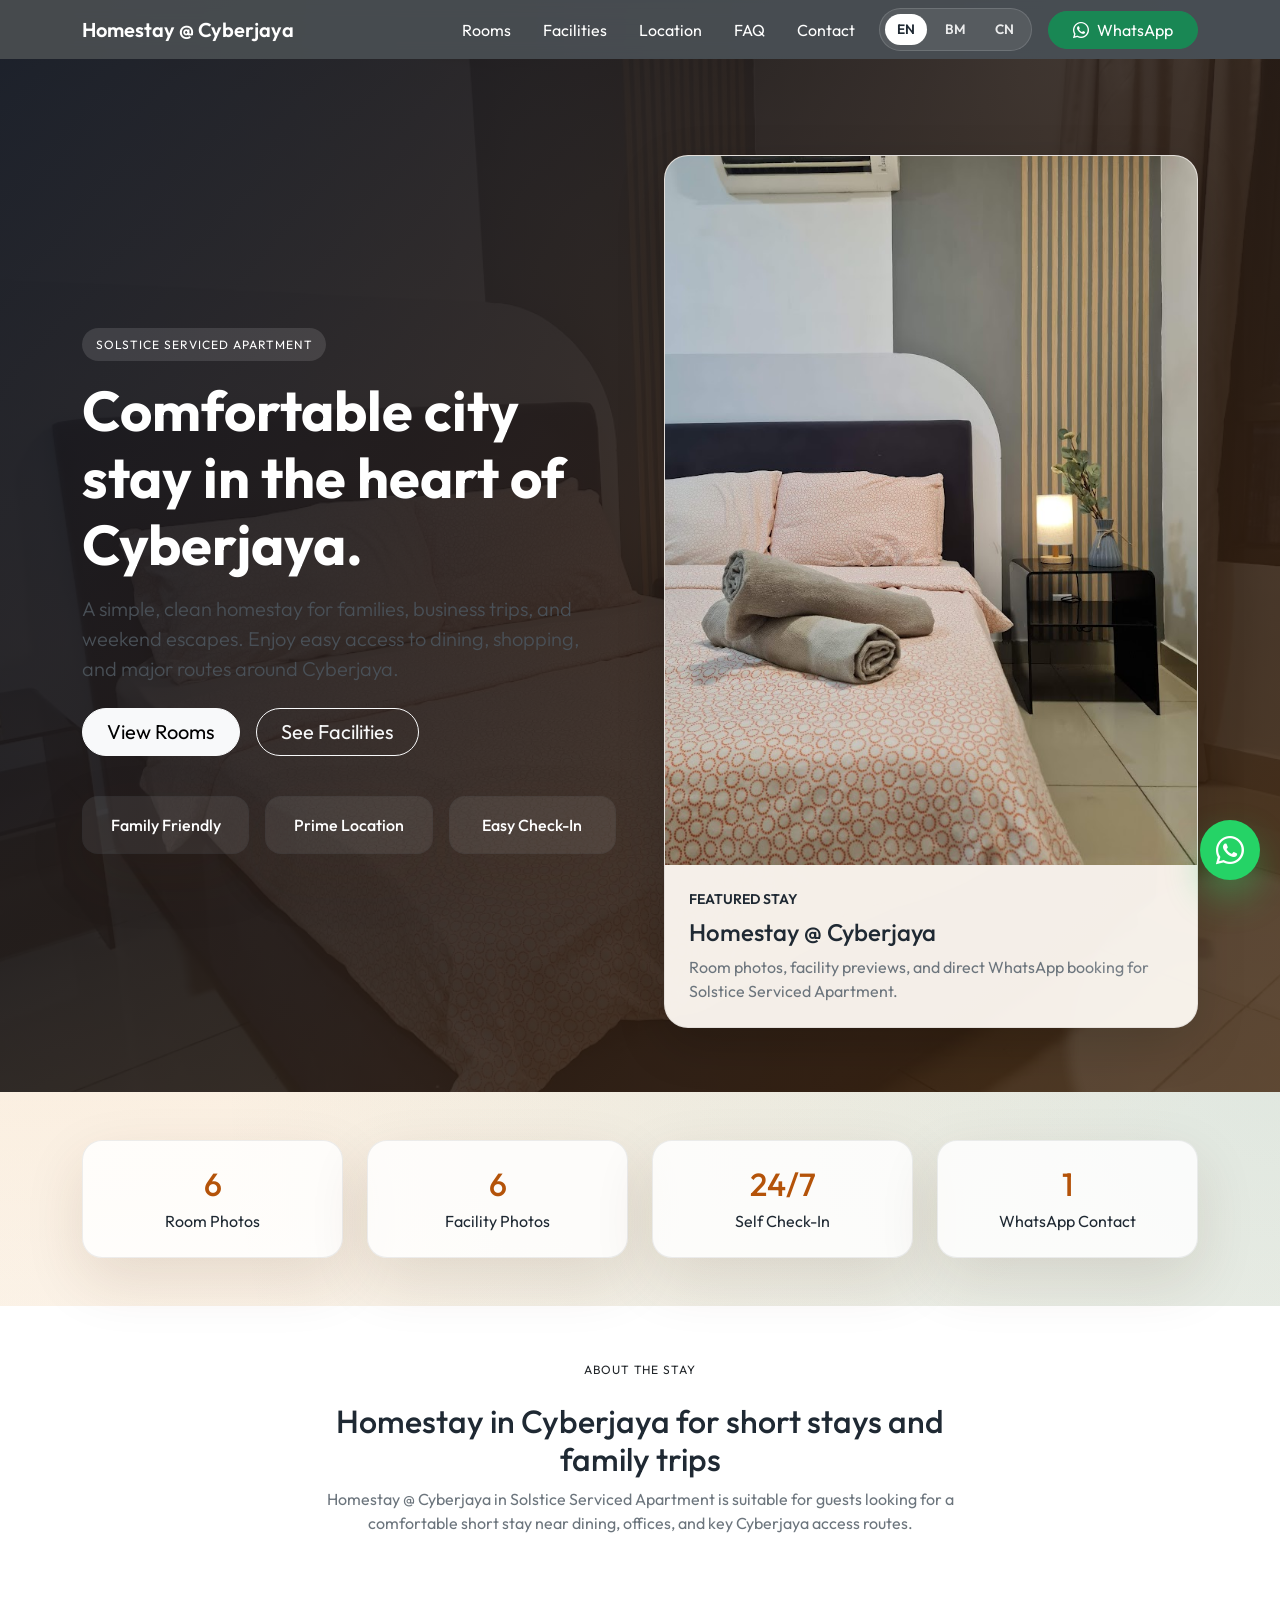
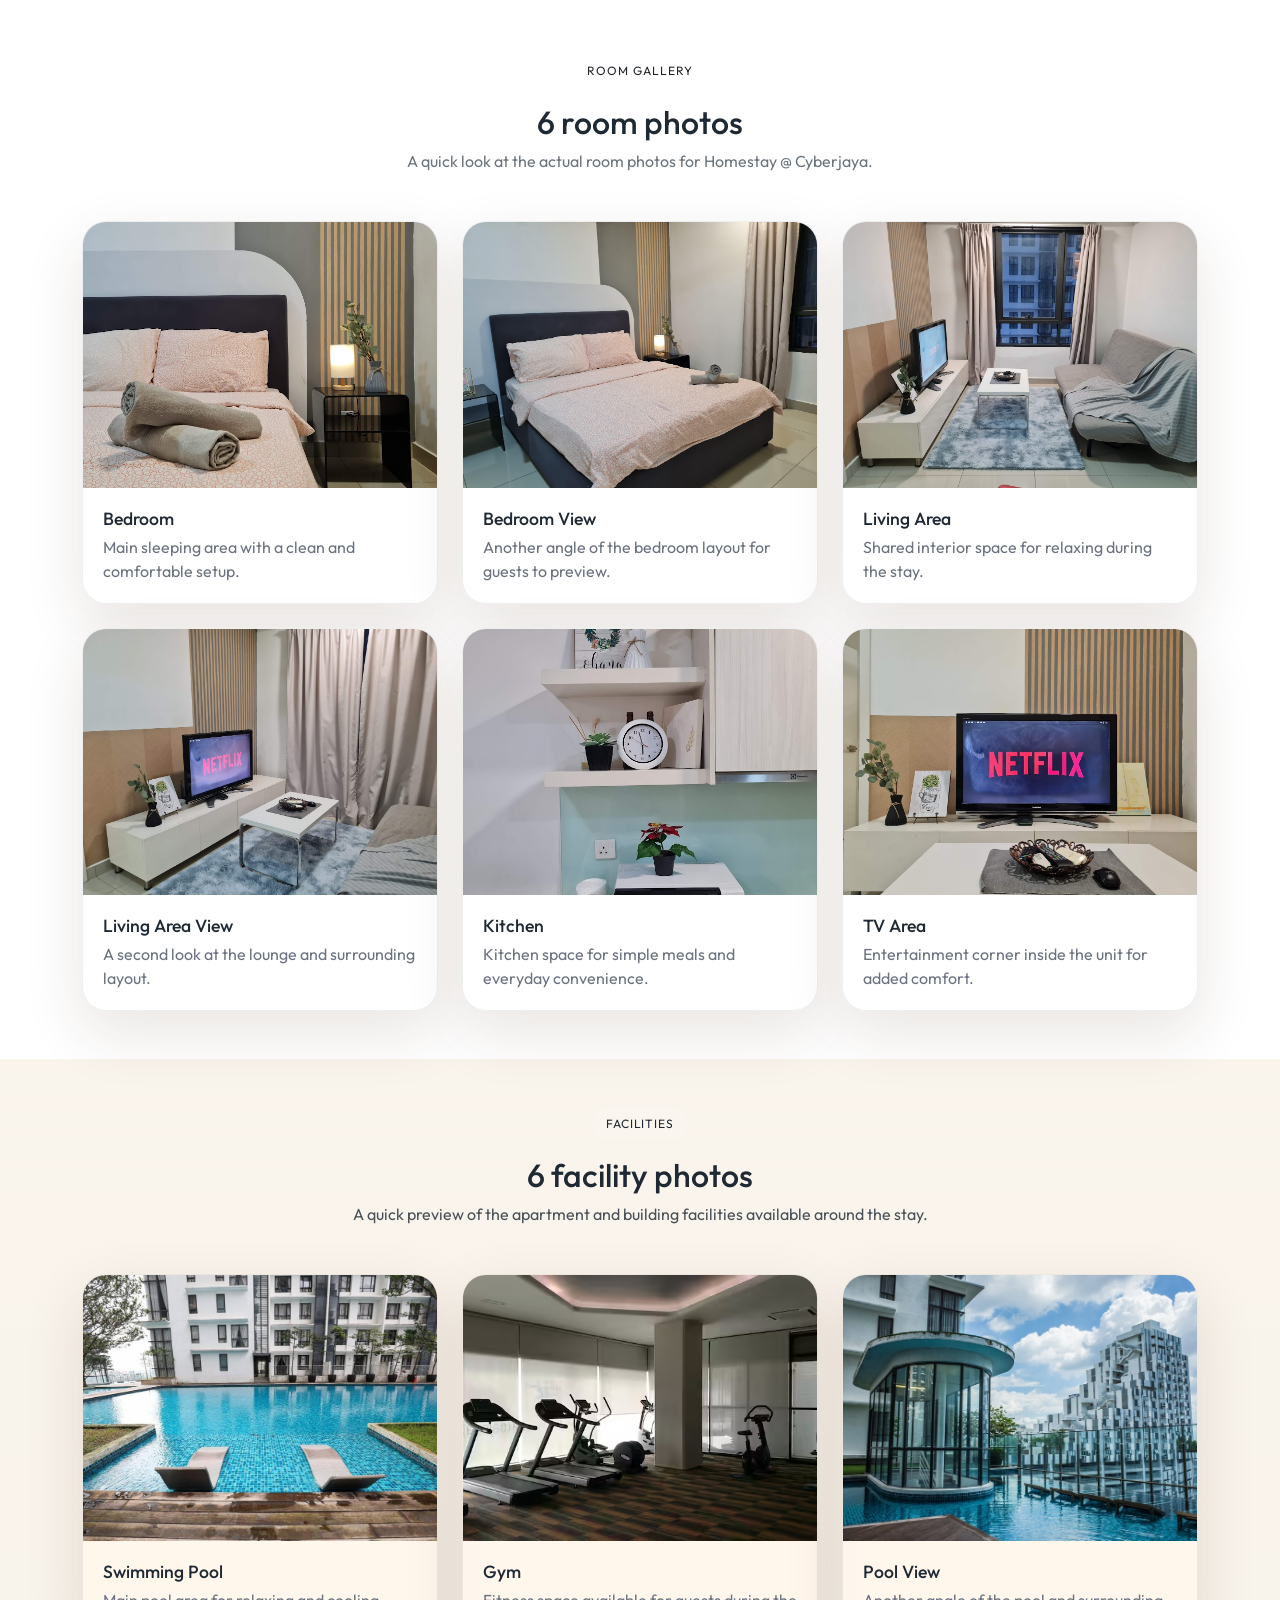
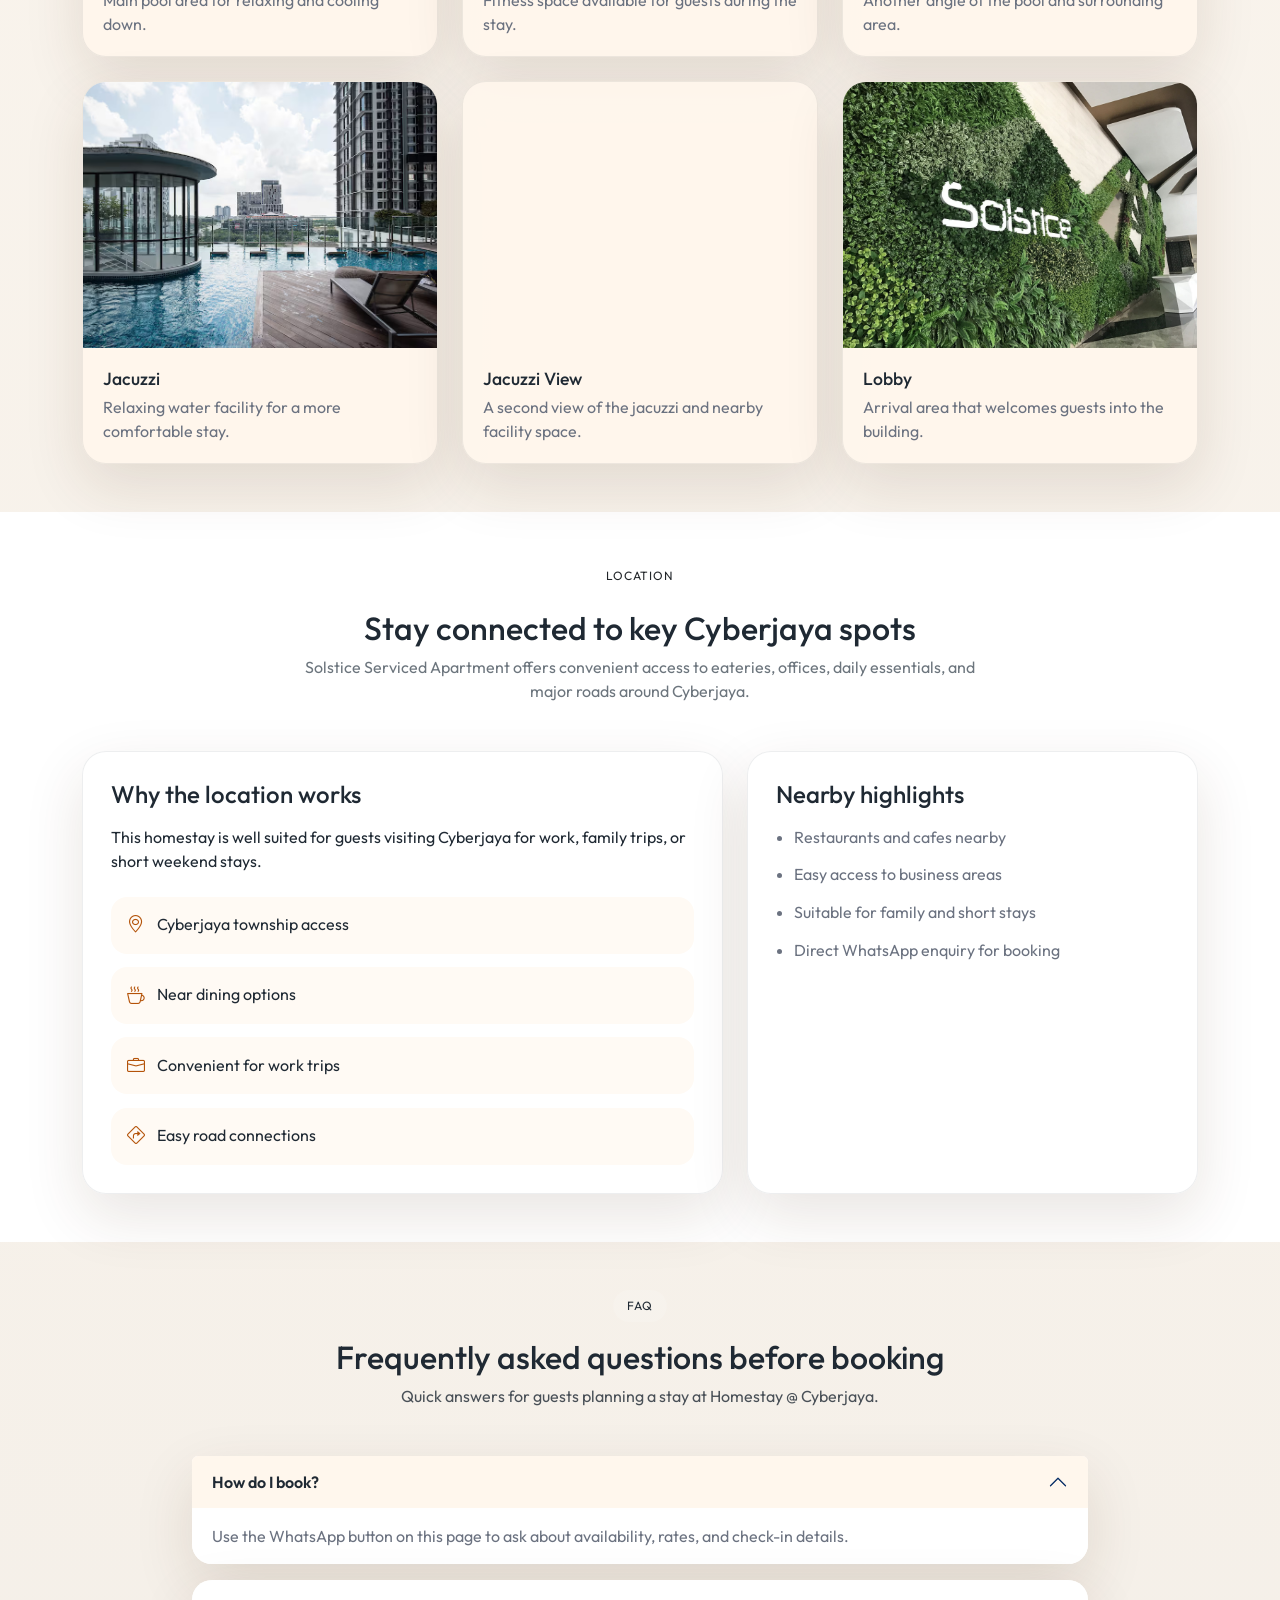
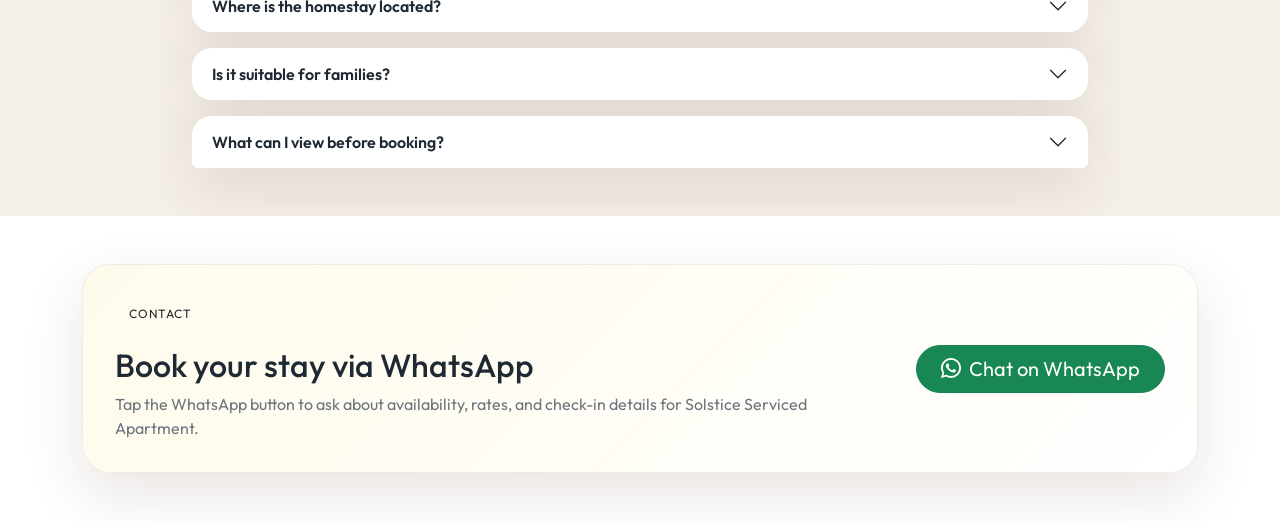
<file: index.html>
<!doctype html>
<html lang="en-MY">
<head>
  <meta charset="UTF-8">
  <meta name="viewport" content="width=device-width, initial-scale=1.0">
  <title>Homestay @ Cyberjaya, Solstice Serviced Apartment</title>
  <meta name="description" content="Homestay @ Cyberjaya at Solstice Serviced Apartment with room photos, facility photos, location highlights, FAQ, and WhatsApp booking.">
  <meta name="robots" content="index, follow, max-image-preview:large">
  <meta name="keywords" content="Homestay Cyberjaya, Solstice Serviced Apartment, Cyberjaya homestay, short stay Cyberjaya, family homestay Cyberjaya, Cyberjaya accommodation">
  <meta name="theme-color" content="#1f2933">
  <meta property="og:type" content="website">
  <meta property="og:title" content="Homestay @ Cyberjaya, Solstice Serviced Apartment">
  <meta property="og:description" content="Stay at Homestay @ Cyberjaya in Solstice Serviced Apartment. View rooms, facilities, and book via WhatsApp.">
  <meta property="og:locale" content="en_MY">
  <meta property="og:image" content="assets/images/rooms/room.jpg">
  <meta name="twitter:card" content="summary_large_image">
  <meta name="twitter:title" content="Homestay @ Cyberjaya, Solstice Serviced Apartment">
  <meta name="twitter:description" content="Room gallery, facilities, and WhatsApp booking for a Cyberjaya stay.">
  <meta name="twitter:image" content="assets/images/rooms/room.jpg">
  <link rel="alternate" hreflang="en" href="index.html">
  <link rel="alternate" hreflang="ms" href="bm.html">
  <link rel="alternate" hreflang="zh" href="cn.html">
  <link rel="alternate" hreflang="x-default" href="index.html">
  <link rel="preconnect" href="https://fonts.googleapis.com">
  <link rel="preconnect" href="https://fonts.gstatic.com" crossorigin>
  <link rel="preload" as="image" href="assets/images/rooms/room.jpg">
  <link href="https://fonts.googleapis.com/css2?family=Outfit:wght@300;400;500;600;700&display=swap" rel="stylesheet">
  <link href="https://cdn.jsdelivr.net/npm/bootstrap@5.3.3/dist/css/bootstrap.min.css" rel="stylesheet" integrity="sha384-QWTKZyjpPEjISv5WaRU9OFeRpok6YctnYmDr5pNlyT2bRjXh0JMhjY6hW+ALEwIH" crossorigin="anonymous">
  <link rel="stylesheet" href="https://cdn.jsdelivr.net/npm/bootstrap-icons@1.11.3/font/bootstrap-icons.min.css">
  <link rel="stylesheet" href="assets/css/style.css">
  <script type="application/ld+json">
    {
      "@context": "https://schema.org",
      "@type": "LodgingBusiness",
      "name": "Homestay @ Cyberjaya",
      "description": "Homestay at Solstice Serviced Apartment in Cyberjaya with room gallery, facility gallery, location details, FAQ, and WhatsApp booking.",
      "image": "assets/images/rooms/room.jpg",
      "address": {
        "@type": "PostalAddress",
        "addressLocality": "Cyberjaya",
        "addressRegion": "Selangor",
        "addressCountry": "MY"
      },
      "amenityFeature": [
        {
          "@type": "LocationFeatureSpecification",
          "name": "Room Gallery",
          "value": true
        },
        {
          "@type": "LocationFeatureSpecification",
          "name": "Facilities",
          "value": true
        },
        {
          "@type": "LocationFeatureSpecification",
          "name": "WhatsApp Booking",
          "value": true
        }
      ]
    }
  </script>
  <script type="application/ld+json">
    {
      "@context": "https://schema.org",
      "@type": "FAQPage",
      "mainEntity": [
        {
          "@type": "Question",
          "name": "How do I book Homestay @ Cyberjaya?",
          "acceptedAnswer": {
            "@type": "Answer",
            "text": "You can book by contacting the WhatsApp number on this page to ask about availability, rates, and check-in details."
          }
        },
        {
          "@type": "Question",
          "name": "Where is the homestay located?",
          "acceptedAnswer": {
            "@type": "Answer",
            "text": "The homestay is located at Solstice Serviced Apartment, Cyberjaya, Selangor, with convenient access to eateries, offices, and major roads."
          }
        },
        {
          "@type": "Question",
          "name": "Is this homestay suitable for family and short stays?",
          "acceptedAnswer": {
            "@type": "Answer",
            "text": "Yes. The homestay is suitable for family trips, work stays, and short getaways in Cyberjaya."
          }
        },
        {
          "@type": "Question",
          "name": "What can I see on this page before booking?",
          "acceptedAnswer": {
            "@type": "Answer",
            "text": "You can view room photos, facility photos, location highlights, and contact details before booking."
          }
        }
      ]
    }
  </script>
</head>
<body>
  <nav class="navbar navbar-expand-lg navbar-dark site-nav sticky-top">
    <div class="container">
      <a class="navbar-brand fw-semibold" href="#home">Homestay @ Cyberjaya</a>
      <button class="navbar-toggler" type="button" data-bs-toggle="collapse" data-bs-target="#mainNav" aria-controls="mainNav" aria-expanded="false" aria-label="Toggle navigation">
        <span class="navbar-toggler-icon"></span>
      </button>
      <div class="collapse navbar-collapse" id="mainNav">
        <ul class="navbar-nav ms-auto align-items-lg-center gap-lg-3">
          <li class="nav-item"><a class="nav-link" href="#rooms">Rooms</a></li>
          <li class="nav-item"><a class="nav-link" href="#facilities">Facilities</a></li>
          <li class="nav-item"><a class="nav-link" href="#location">Location</a></li>
          <li class="nav-item"><a class="nav-link" href="#faq">FAQ</a></li>
          <li class="nav-item"><a class="nav-link" href="#contact">Contact</a></li>
          <li class="nav-item">
            <div class="lang-switcher" aria-label="Language switcher">
              <a class="lang-link is-active" href="index.html">EN</a>
              <a class="lang-link" href="bm.html">BM</a>
              <a class="lang-link" href="cn.html">CN</a>
            </div>
          </li>
          <li class="nav-item">
            <a class="btn btn-success rounded-pill px-4" href="https://wa.me/601157668633?text=Hi%2C%20I%20would%20like%20to%20inquiry%20regarding%20Homestay%20%40%20Cyberjaya" target="_blank" rel="noopener noreferrer">
              <i class="bi bi-whatsapp me-2"></i>WhatsApp
            </a>
          </li>
        </ul>
      </div>
    </div>
  </nav>

  <header class="hero-section" id="home">
    <div class="container">
      <div class="row align-items-center g-5">
        <div class="col-lg-6">
          <span class="eyebrow">Solstice Serviced Apartment</span>
          <h1 class="display-4 fw-bold mt-3">Comfortable city stay in the heart of Cyberjaya.</h1>
          <p class="lead text-light-emphasis mt-3">A simple, clean homestay for families, business trips, and weekend escapes. Enjoy easy access to dining, shopping, and major routes around Cyberjaya.</p>
          <div class="d-flex flex-wrap gap-3 mt-4">
            <a class="btn btn-light btn-lg rounded-pill px-4" href="#rooms">View Rooms</a>
            <a class="btn btn-outline-light btn-lg rounded-pill px-4" href="#facilities">See Facilities</a>
          </div>
          <div class="hero-points row row-cols-1 row-cols-sm-3 g-3 mt-4">
            <div class="col"><div class="point-card">Family Friendly</div></div>
            <div class="col"><div class="point-card">Prime Location</div></div>
            <div class="col"><div class="point-card">Easy Check-In</div></div>
          </div>
        </div>
        <div class="col-lg-6">
          <div class="hero-card shadow-lg">
            <img src="assets/images/rooms/room.jpg" class="img-fluid" alt="Room view at Homestay Cyberjaya in Solstice Serviced Apartment" fetchpriority="high">
            <div class="hero-card-body">
              <p class="mb-2 text-uppercase small fw-semibold">Featured Stay</p>
              <h2 class="h4 mb-2">Homestay @ Cyberjaya</h2>
              <p class="mb-0 text-secondary">Room photos, facility previews, and direct WhatsApp booking for Solstice Serviced Apartment.</p>
            </div>
          </div>
        </div>
      </div>
    </div>
  </header>

  <main>
    <section class="py-5 section-pad">
      <div class="container">
        <div class="row g-4 text-center stats-row">
          <div class="col-6 col-md-3">
            <div class="stat-card">
              <h3>6</h3>
              <p class="mb-0">Room Photos</p>
            </div>
          </div>
          <div class="col-6 col-md-3">
            <div class="stat-card">
              <h3>6</h3>
              <p class="mb-0">Facility Photos</p>
            </div>
          </div>
          <div class="col-6 col-md-3">
            <div class="stat-card">
              <h3>24/7</h3>
              <p class="mb-0">Self Check-In</p>
            </div>
          </div>
          <div class="col-6 col-md-3">
            <div class="stat-card">
              <h3>1</h3>
              <p class="mb-0">WhatsApp Contact</p>
            </div>
          </div>
        </div>
      </div>
    </section>

    <section class="py-5 bg-white section-pad" id="about">
      <div class="container">
        <div class="section-heading mx-auto text-center mb-4">
          <span class="eyebrow text-dark">About The Stay</span>
          <h2 class="mt-3">Homestay in Cyberjaya for short stays and family trips</h2>
          <p class="text-secondary mb-0">Homestay @ Cyberjaya in Solstice Serviced Apartment is suitable for guests looking for a comfortable short stay near dining, offices, and key Cyberjaya access routes.</p>
        </div>
      </div>
    </section>

    <section class="py-5 bg-white section-pad" id="rooms">
      <div class="container">
        <div class="section-heading text-center mx-auto mb-5">
          <span class="eyebrow text-dark">Room Gallery</span>
          <h2 class="mt-3">6 room photos</h2>
          <p class="text-secondary mb-0">A quick look at the actual room photos for Homestay @ Cyberjaya.</p>
        </div>
        <div class="row g-4">
          <div class="col-sm-6 col-lg-4"><div class="gallery-card"><img src="assets/images/rooms/room.jpg" alt="Bedroom and interior view at Homestay Cyberjaya" loading="lazy" decoding="async"><div class="gallery-card-body"><h3>Bedroom</h3><p>Main sleeping area with a clean and comfortable setup.</p></div></div></div>
          <div class="col-sm-6 col-lg-4"><div class="gallery-card"><img src="assets/images/rooms/room-2.jpg" alt="Additional room angle at Solstice Serviced Apartment Cyberjaya" loading="lazy" decoding="async"><div class="gallery-card-body"><h3>Bedroom View</h3><p>Another angle of the bedroom layout for guests to preview.</p></div></div></div>
          <div class="col-sm-6 col-lg-4"><div class="gallery-card"><img src="assets/images/rooms/living.jpg" alt="Interior apartment space at Homestay Cyberjaya" loading="lazy" decoding="async"><div class="gallery-card-body"><h3>Living Area</h3><p>Shared interior space for relaxing during the stay.</p></div></div></div>
          <div class="col-sm-6 col-lg-4"><div class="gallery-card"><img src="assets/images/rooms/living-2.jpg" alt="Room detail inside Homestay Cyberjaya" loading="lazy" decoding="async"><div class="gallery-card-body"><h3>Living Area View</h3><p>A second look at the lounge and surrounding layout.</p></div></div></div>
          <div class="col-sm-6 col-lg-4"><div class="gallery-card"><img src="assets/images/rooms/kitchen.jpg" alt="Living space and amenities inside the Cyberjaya homestay" loading="lazy" decoding="async"><div class="gallery-card-body"><h3>Kitchen</h3><p>Kitchen space for simple meals and everyday convenience.</p></div></div></div>
          <div class="col-sm-6 col-lg-4"><div class="gallery-card"><img src="assets/images/rooms/tv.jpg" alt="Another interior view of Homestay at Solstice Serviced Apartment" loading="lazy" decoding="async"><div class="gallery-card-body"><h3>TV Area</h3><p>Entertainment corner inside the unit for added comfort.</p></div></div></div>
        </div>
      </div>
    </section>

    <section class="py-5 section-pad" id="facilities">
      <div class="container">
        <div class="section-heading text-center mx-auto mb-5">
          <span class="eyebrow">Facilities</span>
          <h2 class="mt-3">6 facility photos</h2>
          <p class="text-light-emphasis mb-0">A quick preview of the apartment and building facilities available around the stay.</p>
        </div>
        <div class="row g-4">
          <div class="col-sm-6 col-lg-4"><div class="gallery-card facility-card"><img src="assets/images/facilities/pool.jpg" alt="Facility view at Solstice Serviced Apartment Cyberjaya" loading="lazy" decoding="async"><div class="gallery-card-body"><h3>Swimming Pool</h3><p>Main pool area for relaxing and cooling down.</p></div></div></div>
          <div class="col-sm-6 col-lg-4"><div class="gallery-card facility-card"><img src="assets/images/facilities/gym.avif" alt="Shared facility area near Homestay Cyberjaya" loading="lazy" decoding="async"><div class="gallery-card-body"><h3>Gym</h3><p>Fitness space available for guests during the stay.</p></div></div></div>
          <div class="col-sm-6 col-lg-4"><div class="gallery-card facility-card"><img src="assets/images/facilities/pool-2.jpg" alt="Apartment facility and amenity view in Cyberjaya" loading="lazy" decoding="async"><div class="gallery-card-body"><h3>Pool View</h3><p>Another angle of the pool and surrounding area.</p></div></div></div>
          <div class="col-sm-6 col-lg-4"><div class="gallery-card facility-card"><img src="assets/images/facilities/jacuzzi.jpg" alt="On-site shared space at Solstice Serviced Apartment" loading="lazy" decoding="async"><div class="gallery-card-body"><h3>Jacuzzi</h3><p>Relaxing water facility for a more comfortable stay.</p></div></div></div>
          <div class="col-sm-6 col-lg-4"><div class="gallery-card facility-card"><img src="assets/images/facilities/jacuzzi-2.jpg" alt="Environment and facilities around the Cyberjaya homestay" loading="lazy" decoding="async"><div class="gallery-card-body"><h3>Jacuzzi View</h3><p>A second view of the jacuzzi and nearby facility space.</p></div></div></div>
          <div class="col-sm-6 col-lg-4"><div class="gallery-card facility-card"><img src="assets/images/facilities/lobby.jpeg" alt="Building facility preview for Homestay at Cyberjaya" loading="lazy" decoding="async"><div class="gallery-card-body"><h3>Lobby</h3><p>Arrival area that welcomes guests into the building.</p></div></div></div>
        </div>
      </div>
    </section>

    <section class="py-5 bg-white section-pad" id="location">
      <div class="container">
        <div class="section-heading text-center mx-auto mb-5">
          <span class="eyebrow text-dark">Location</span>
          <h2 class="mt-3">Stay connected to key Cyberjaya spots</h2>
          <p class="text-secondary mb-0">Solstice Serviced Apartment offers convenient access to eateries, offices, daily essentials, and major roads around Cyberjaya.</p>
        </div>
        <div class="row g-4 align-items-stretch">
          <div class="col-lg-7">
            <div class="info-card h-100">
              <h3 class="h4 mb-3">Why the location works</h3>
              <p class="mb-0">This homestay is well suited for guests visiting Cyberjaya for work, family trips, or short weekend stays.</p>
              <div class="location-grid mt-4">
                <div class="location-chip"><i class="bi bi-geo-alt"></i><span>Cyberjaya township access</span></div>
                <div class="location-chip"><i class="bi bi-cup-hot"></i><span>Near dining options</span></div>
                <div class="location-chip"><i class="bi bi-briefcase"></i><span>Convenient for work trips</span></div>
                <div class="location-chip"><i class="bi bi-sign-turn-right"></i><span>Easy road connections</span></div>
              </div>
            </div>
          </div>
          <div class="col-lg-5">
            <div class="info-card h-100">
              <h3 class="h4 mb-3">Nearby highlights</h3>
              <ul class="feature-list mb-0">
                <li>Restaurants and cafes nearby</li>
                <li>Easy access to business areas</li>
                <li>Suitable for family and short stays</li>
                <li>Direct WhatsApp enquiry for booking</li>
              </ul>
            </div>
          </div>
        </div>
      </div>
    </section>

    <section class="py-5 section-pad" id="faq">
      <div class="container">
        <div class="section-heading text-center mx-auto mb-5">
          <span class="eyebrow">FAQ</span>
          <h2 class="mt-3">Frequently asked questions before booking</h2>
          <p class="text-light-emphasis mb-0">Quick answers for guests planning a stay at Homestay @ Cyberjaya.</p>
        </div>
        <div class="faq-wrap mx-auto">
          <div class="accordion" id="faqAccordion">
            <div class="accordion-item faq-item">
              <h3 class="accordion-header">
                <button class="accordion-button" type="button" data-bs-toggle="collapse" data-bs-target="#faqOne" aria-expanded="true" aria-controls="faqOne">
                  How do I book?
                </button>
              </h3>
              <div id="faqOne" class="accordion-collapse collapse show" data-bs-parent="#faqAccordion">
                <div class="accordion-body">Use the WhatsApp button on this page to ask about availability, rates, and check-in details.</div>
              </div>
            </div>
            <div class="accordion-item faq-item">
              <h3 class="accordion-header">
                <button class="accordion-button collapsed" type="button" data-bs-toggle="collapse" data-bs-target="#faqTwo" aria-expanded="false" aria-controls="faqTwo">
                  Where is the homestay located?
                </button>
              </h3>
              <div id="faqTwo" class="accordion-collapse collapse" data-bs-parent="#faqAccordion">
                <div class="accordion-body">The homestay is located at Solstice Serviced Apartment, Cyberjaya, with convenient access to eateries, offices, and major roads.</div>
              </div>
            </div>
            <div class="accordion-item faq-item">
              <h3 class="accordion-header">
                <button class="accordion-button collapsed" type="button" data-bs-toggle="collapse" data-bs-target="#faqThree" aria-expanded="false" aria-controls="faqThree">
                  Is it suitable for families?
                </button>
              </h3>
              <div id="faqThree" class="accordion-collapse collapse" data-bs-parent="#faqAccordion">
                <div class="accordion-body">Yes, this stay is suitable for family trips, short visits, and work stays in Cyberjaya.</div>
              </div>
            </div>
            <div class="accordion-item faq-item">
              <h3 class="accordion-header">
                <button class="accordion-button collapsed" type="button" data-bs-toggle="collapse" data-bs-target="#faqFour" aria-expanded="false" aria-controls="faqFour">
                  What can I view before booking?
                </button>
              </h3>
              <div id="faqFour" class="accordion-collapse collapse" data-bs-parent="#faqAccordion">
                <div class="accordion-body">You can review room photos, facility photos, location highlights, and direct contact details on this page.</div>
              </div>
            </div>
          </div>
        </div>
      </div>
    </section>

    <section class="py-5 bg-white section-pad" id="contact">
      <div class="container">
        <div class="contact-card">
          <div class="row align-items-center g-4">
            <div class="col-lg-8">
              <span class="eyebrow text-dark">Contact</span>
              <h2 class="mt-3">Book your stay via WhatsApp</h2>
              <p class="text-secondary mb-0">Tap the WhatsApp button to ask about availability, rates, and check-in details for Solstice Serviced Apartment.</p>
            </div>
            <div class="col-lg-4 text-lg-end">
              <a class="btn btn-success btn-lg rounded-pill px-4" href="https://wa.me/601157668633?text=Hi%2C%20I%20would%20like%20to%20inquiry%20regarding%20Homestay%20%40%20Cyberjaya" target="_blank" rel="noopener noreferrer">
                <i class="bi bi-whatsapp me-2"></i>Chat on WhatsApp
              </a>
            </div>
          </div>
        </div>
      </div>
    </section>
  </main>

  <a class="floating-whatsapp" href="https://wa.me/601157668633?text=Hi%2C%20I%20would%20like%20to%20inquiry%20regarding%20Homestay%20%40%20Cyberjaya" target="_blank" rel="noopener noreferrer" aria-label="Contact via WhatsApp">
    <i class="bi bi-whatsapp"></i>
  </a>

  <script src="https://cdn.jsdelivr.net/npm/bootstrap@5.3.3/dist/js/bootstrap.bundle.min.js" integrity="sha384-YvpcrYf0tY3lHB60NNkmXc5s9fDVZLESaAA55NDzOxhy9GkcIdslK1eN7N6jIeHz" crossorigin="anonymous"></script>
</body>
</html>
</file>
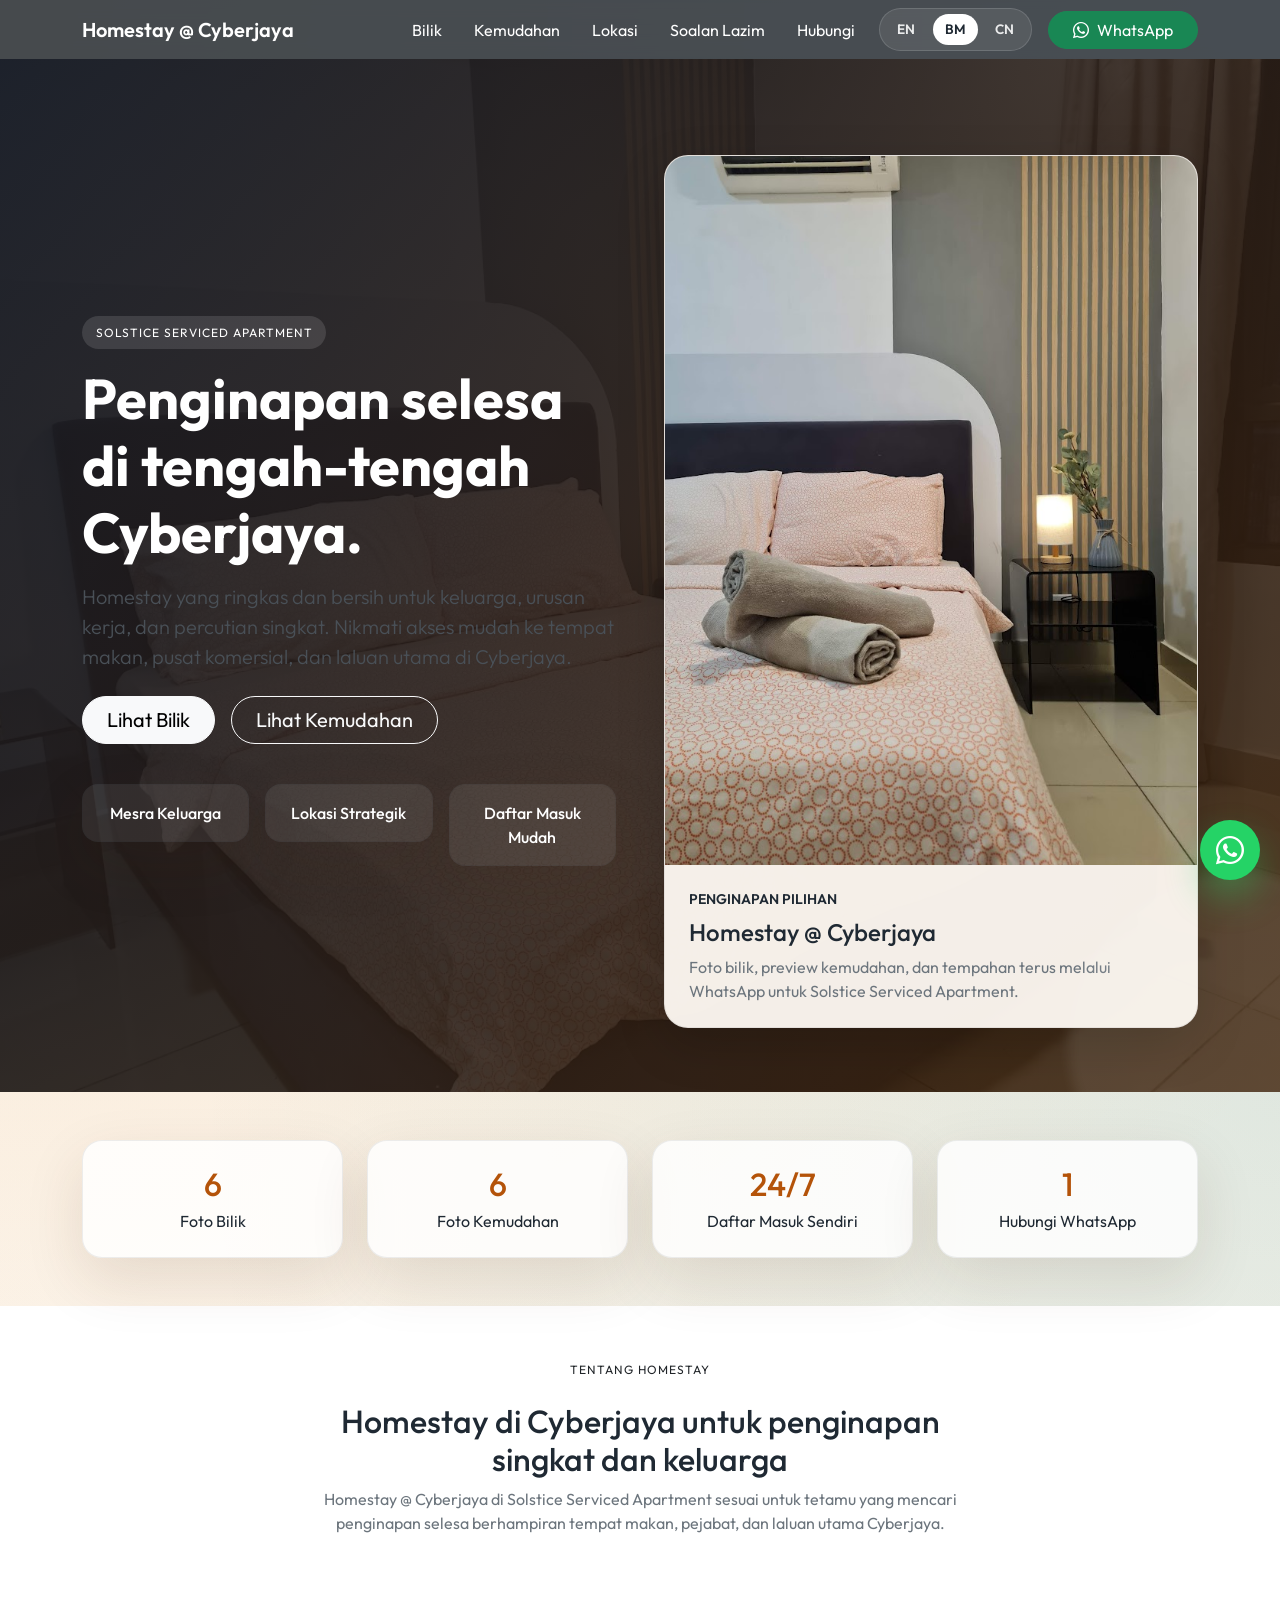
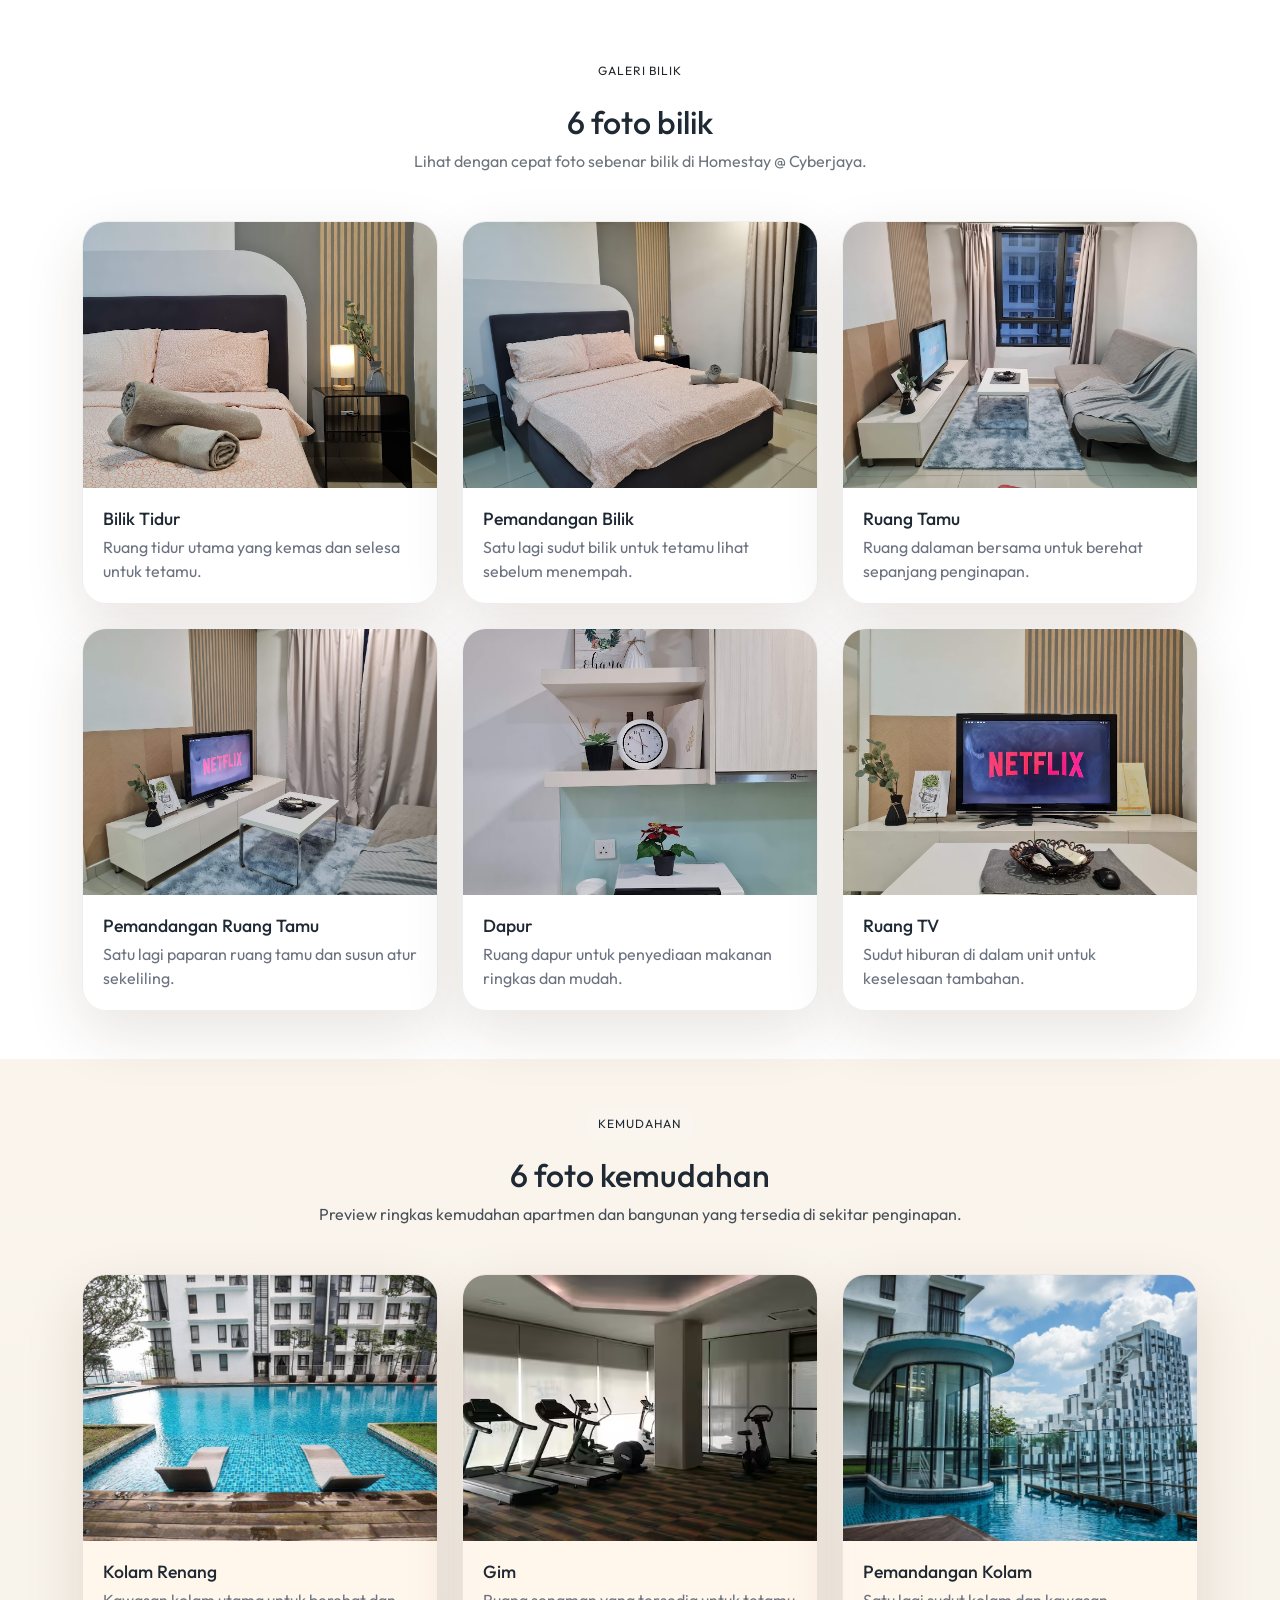
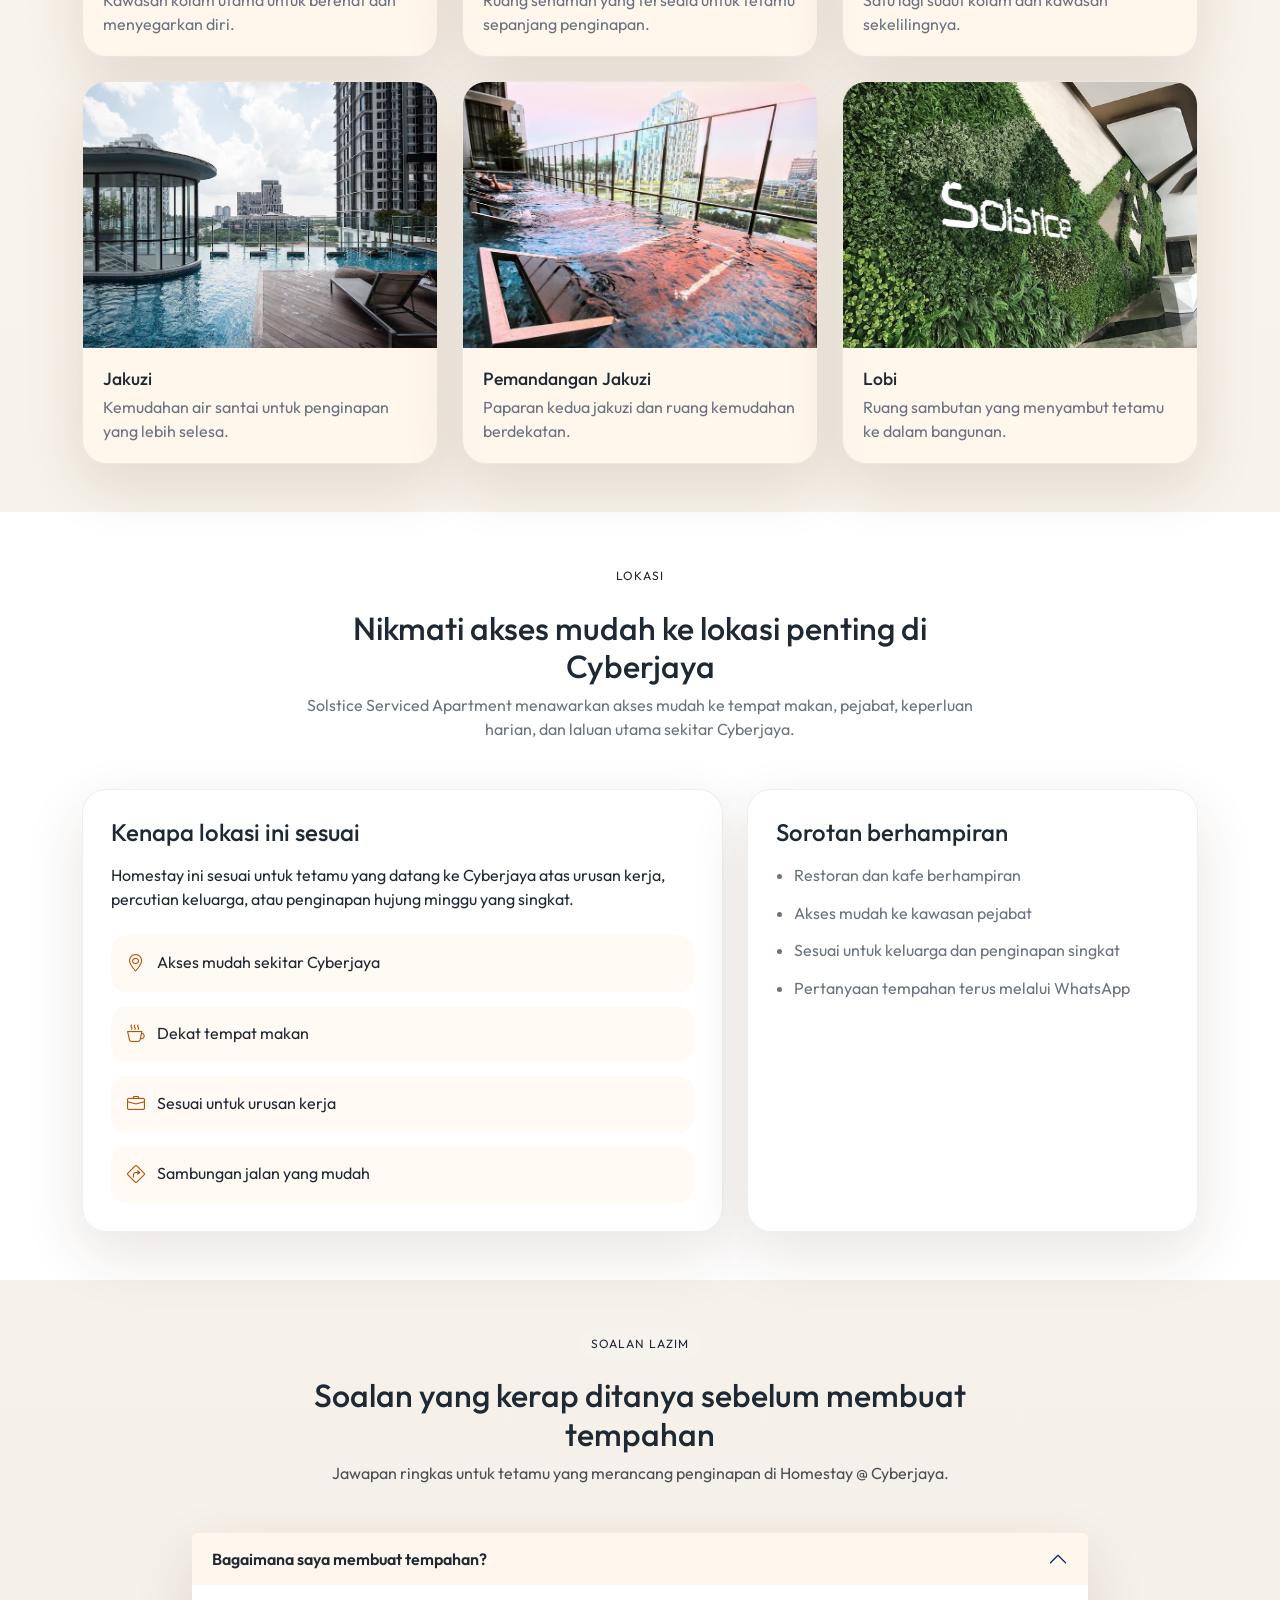
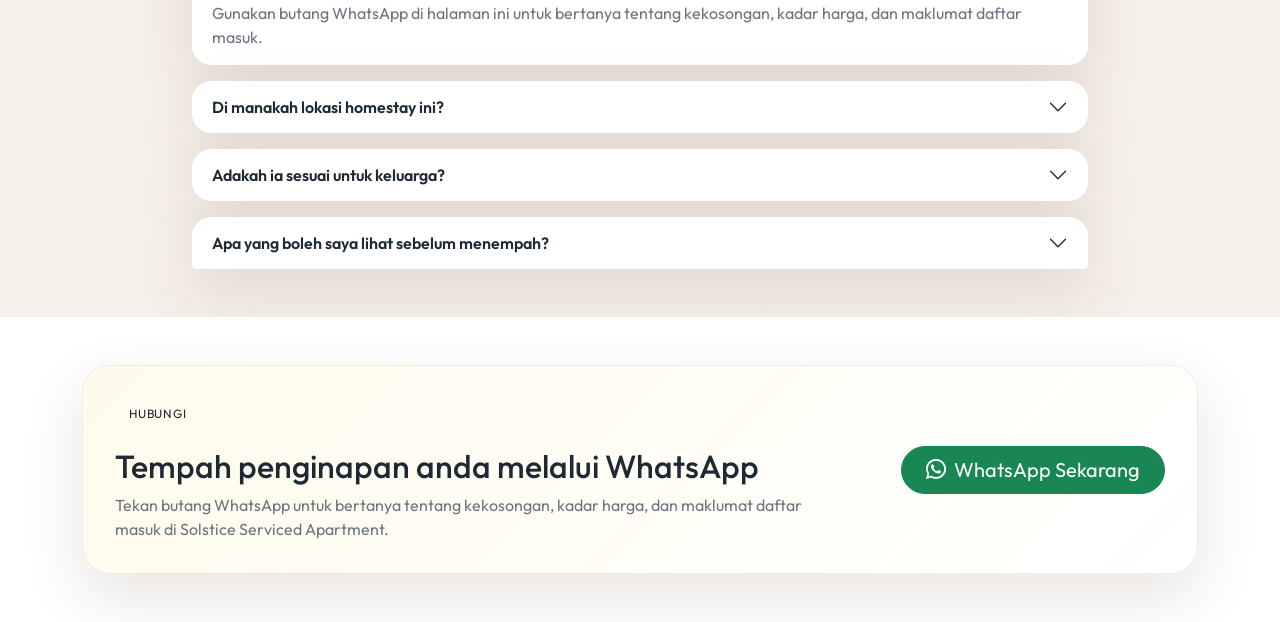
<file: bm.html>
<!doctype html>
<html lang="ms-MY">
<head>
  <meta charset="UTF-8">
  <meta name="viewport" content="width=device-width, initial-scale=1.0">
  <title>Homestay @ Cyberjaya, Solstice Serviced Apartment</title>
  <meta name="description" content="Homestay @ Cyberjaya di Solstice Serviced Apartment dengan foto bilik, foto kemudahan, sorotan lokasi, soalan lazim, dan tempahan WhatsApp.">
  <meta name="robots" content="index, follow, max-image-preview:large">
  <meta name="keywords" content="Homestay Cyberjaya, Solstice Serviced Apartment, homestay Cyberjaya, penginapan Cyberjaya, penginapan singkat Cyberjaya, homestay keluarga Cyberjaya">
  <meta name="theme-color" content="#1f2933">
  <meta property="og:type" content="website">
  <meta property="og:title" content="Homestay @ Cyberjaya, Solstice Serviced Apartment">
  <meta property="og:description" content="Lihat bilik, kemudahan, lokasi dan tempah melalui WhatsApp untuk penginapan di Cyberjaya.">
  <meta property="og:locale" content="ms_MY">
  <meta property="og:image" content="assets/images/rooms/room.jpg">
  <meta name="twitter:card" content="summary_large_image">
  <meta name="twitter:title" content="Homestay @ Cyberjaya, Solstice Serviced Apartment">
  <meta name="twitter:description" content="Galeri bilik, kemudahan, dan tempahan WhatsApp untuk penginapan di Cyberjaya.">
  <meta name="twitter:image" content="assets/images/rooms/room.jpg">
  <link rel="alternate" hreflang="en" href="index.html">
  <link rel="alternate" hreflang="ms" href="bm.html">
  <link rel="alternate" hreflang="zh" href="cn.html">
  <link rel="alternate" hreflang="x-default" href="index.html">
  <link rel="preconnect" href="https://fonts.googleapis.com">
  <link rel="preconnect" href="https://fonts.gstatic.com" crossorigin>
  <link rel="preload" as="image" href="assets/images/rooms/room.jpg">
  <link href="https://fonts.googleapis.com/css2?family=Outfit:wght@300;400;500;600;700&display=swap" rel="stylesheet">
  <link href="https://cdn.jsdelivr.net/npm/bootstrap@5.3.3/dist/css/bootstrap.min.css" rel="stylesheet" integrity="sha384-QWTKZyjpPEjISv5WaRU9OFeRpok6YctnYmDr5pNlyT2bRjXh0JMhjY6hW+ALEwIH" crossorigin="anonymous">
  <link rel="stylesheet" href="https://cdn.jsdelivr.net/npm/bootstrap-icons@1.11.3/font/bootstrap-icons.min.css">
  <link rel="stylesheet" href="assets/css/style.css">
  <script type="application/ld+json">
    {
      "@context": "https://schema.org",
      "@type": "LodgingBusiness",
      "name": "Homestay @ Cyberjaya",
      "description": "Homestay di Solstice Serviced Apartment, Cyberjaya dengan galeri bilik, galeri kemudahan, maklumat lokasi, soalan lazim, dan tempahan WhatsApp.",
      "image": "assets/images/rooms/room.jpg",
      "address": {
        "@type": "PostalAddress",
        "addressLocality": "Cyberjaya",
        "addressRegion": "Selangor",
        "addressCountry": "MY"
      }
    }
  </script>
  <script type="application/ld+json">
    {
      "@context": "https://schema.org",
      "@type": "FAQPage",
      "mainEntity": [
        {
          "@type": "Question",
          "name": "Bagaimana saya membuat tempahan?",
          "acceptedAnswer": {
            "@type": "Answer",
            "text": "Gunakan butang WhatsApp di halaman ini untuk bertanya tentang kekosongan, kadar harga, dan maklumat daftar masuk."
          }
        },
        {
          "@type": "Question",
          "name": "Di manakah lokasi homestay ini?",
          "acceptedAnswer": {
            "@type": "Answer",
            "text": "Homestay ini terletak di Solstice Serviced Apartment, Cyberjaya dengan akses mudah ke tempat makan, pejabat, dan laluan utama."
          }
        },
        {
          "@type": "Question",
          "name": "Adakah ia sesuai untuk keluarga?",
          "acceptedAnswer": {
            "@type": "Answer",
            "text": "Ya, penginapan ini sesuai untuk percutian keluarga, lawatan singkat, dan urusan kerja di Cyberjaya."
          }
        },
        {
          "@type": "Question",
          "name": "Apa yang boleh saya lihat sebelum menempah?",
          "acceptedAnswer": {
            "@type": "Answer",
            "text": "Anda boleh melihat foto bilik, foto kemudahan, sorotan lokasi, dan maklumat hubungan sebelum membuat tempahan."
          }
        }
      ]
    }
  </script>
</head>
<body>
  <nav class="navbar navbar-expand-lg navbar-dark site-nav sticky-top">
    <div class="container">
      <a class="navbar-brand fw-semibold" href="#home">Homestay @ Cyberjaya</a>
      <button class="navbar-toggler" type="button" data-bs-toggle="collapse" data-bs-target="#mainNav" aria-controls="mainNav" aria-expanded="false" aria-label="Toggle navigation">
        <span class="navbar-toggler-icon"></span>
      </button>
      <div class="collapse navbar-collapse" id="mainNav">
        <ul class="navbar-nav ms-auto align-items-lg-center gap-lg-3">
          <li class="nav-item"><a class="nav-link" href="#rooms">Bilik</a></li>
          <li class="nav-item"><a class="nav-link" href="#facilities">Kemudahan</a></li>
          <li class="nav-item"><a class="nav-link" href="#location">Lokasi</a></li>
          <li class="nav-item"><a class="nav-link" href="#faq">Soalan Lazim</a></li>
          <li class="nav-item"><a class="nav-link" href="#contact">Hubungi</a></li>
          <li class="nav-item">
            <div class="lang-switcher" aria-label="Penukar bahasa">
              <a class="lang-link" href="index.html">EN</a>
              <a class="lang-link is-active" href="bm.html">BM</a>
              <a class="lang-link" href="cn.html">CN</a>
            </div>
          </li>
          <li class="nav-item">
            <a class="btn btn-success rounded-pill px-4" href="https://wa.me/601157668633?text=Hai%2C%20saya%20ingin%20tempah%20Homestay%20%40%20Cyberjaya" target="_blank" rel="noopener noreferrer">
              <i class="bi bi-whatsapp me-2"></i>WhatsApp
            </a>
          </li>
        </ul>
      </div>
    </div>
  </nav>

  <header class="hero-section" id="home">
    <div class="container">
      <div class="row align-items-center g-5">
        <div class="col-lg-6">
          <span class="eyebrow">Solstice Serviced Apartment</span>
          <h1 class="display-4 fw-bold mt-3">Penginapan selesa di tengah-tengah Cyberjaya.</h1>
          <p class="lead text-light-emphasis mt-3">Homestay yang ringkas dan bersih untuk keluarga, urusan kerja, dan percutian singkat. Nikmati akses mudah ke tempat makan, pusat komersial, dan laluan utama di Cyberjaya.</p>
          <div class="d-flex flex-wrap gap-3 mt-4">
            <a class="btn btn-light btn-lg rounded-pill px-4" href="#rooms">Lihat Bilik</a>
            <a class="btn btn-outline-light btn-lg rounded-pill px-4" href="#facilities">Lihat Kemudahan</a>
          </div>
          <div class="hero-points row row-cols-1 row-cols-sm-3 g-3 mt-4">
            <div class="col"><div class="point-card">Mesra Keluarga</div></div>
            <div class="col"><div class="point-card">Lokasi Strategik</div></div>
            <div class="col"><div class="point-card">Daftar Masuk Mudah</div></div>
          </div>
        </div>
        <div class="col-lg-6">
          <div class="hero-card shadow-lg">
            <img src="assets/images/rooms/room.jpg" class="img-fluid" alt="Pemandangan bilik di Homestay Cyberjaya di Solstice Serviced Apartment" fetchpriority="high">
            <div class="hero-card-body">
              <p class="mb-2 text-uppercase small fw-semibold">Penginapan Pilihan</p>
              <h2 class="h4 mb-2">Homestay @ Cyberjaya</h2>
              <p class="mb-0 text-secondary">Foto bilik, preview kemudahan, dan tempahan terus melalui WhatsApp untuk Solstice Serviced Apartment.</p>
            </div>
          </div>
        </div>
      </div>
    </div>
  </header>

  <main>
    <section class="py-5 section-pad">
      <div class="container">
        <div class="row g-4 text-center stats-row">
          <div class="col-6 col-md-3"><div class="stat-card"><h3>6</h3><p class="mb-0">Foto Bilik</p></div></div>
          <div class="col-6 col-md-3"><div class="stat-card"><h3>6</h3><p class="mb-0">Foto Kemudahan</p></div></div>
          <div class="col-6 col-md-3"><div class="stat-card"><h3>24/7</h3><p class="mb-0">Daftar Masuk Sendiri</p></div></div>
          <div class="col-6 col-md-3"><div class="stat-card"><h3>1</h3><p class="mb-0">Hubungi WhatsApp</p></div></div>
        </div>
      </div>
    </section>

    <section class="py-5 bg-white section-pad" id="about">
      <div class="container">
        <div class="section-heading mx-auto text-center mb-4">
          <span class="eyebrow text-dark">Tentang Homestay</span>
          <h2 class="mt-3">Homestay di Cyberjaya untuk penginapan singkat dan keluarga</h2>
          <p class="text-secondary mb-0">Homestay @ Cyberjaya di Solstice Serviced Apartment sesuai untuk tetamu yang mencari penginapan selesa berhampiran tempat makan, pejabat, dan laluan utama Cyberjaya.</p>
        </div>
      </div>
    </section>

    <section class="py-5 bg-white section-pad" id="rooms">
      <div class="container">
        <div class="section-heading text-center mx-auto mb-5">
          <span class="eyebrow text-dark">Galeri Bilik</span>
          <h2 class="mt-3">6 foto bilik</h2>
          <p class="text-secondary mb-0">Lihat dengan cepat foto sebenar bilik di Homestay @ Cyberjaya.</p>
        </div>
        <div class="row g-4">
          <div class="col-sm-6 col-lg-4"><div class="gallery-card"><img src="assets/images/rooms/room.jpg" alt="Pemandangan bilik tidur dan ruang dalaman Homestay Cyberjaya" loading="lazy" decoding="async"><div class="gallery-card-body"><h3>Bilik Tidur</h3><p>Ruang tidur utama yang kemas dan selesa untuk tetamu.</p></div></div></div>
          <div class="col-sm-6 col-lg-4"><div class="gallery-card"><img src="assets/images/rooms/room-2.jpg" alt="Sudut tambahan bilik di Solstice Serviced Apartment Cyberjaya" loading="lazy" decoding="async"><div class="gallery-card-body"><h3>Pemandangan Bilik</h3><p>Satu lagi sudut bilik untuk tetamu lihat sebelum menempah.</p></div></div></div>
          <div class="col-sm-6 col-lg-4"><div class="gallery-card"><img src="assets/images/rooms/living.jpg" alt="Ruang dalaman apartmen di Homestay Cyberjaya" loading="lazy" decoding="async"><div class="gallery-card-body"><h3>Ruang Tamu</h3><p>Ruang dalaman bersama untuk berehat sepanjang penginapan.</p></div></div></div>
          <div class="col-sm-6 col-lg-4"><div class="gallery-card"><img src="assets/images/rooms/living-2.jpg" alt="Butiran ruang di dalam Homestay Cyberjaya" loading="lazy" decoding="async"><div class="gallery-card-body"><h3>Pemandangan Ruang Tamu</h3><p>Satu lagi paparan ruang tamu dan susun atur sekeliling.</p></div></div></div>
          <div class="col-sm-6 col-lg-4"><div class="gallery-card"><img src="assets/images/rooms/kitchen.jpg" alt="Ruang tamu dan kemudahan di dalam homestay Cyberjaya" loading="lazy" decoding="async"><div class="gallery-card-body"><h3>Dapur</h3><p>Ruang dapur untuk penyediaan makanan ringkas dan mudah.</p></div></div></div>
          <div class="col-sm-6 col-lg-4"><div class="gallery-card"><img src="assets/images/rooms/tv.jpg" alt="Satu lagi pemandangan dalaman Homestay di Solstice Serviced Apartment" loading="lazy" decoding="async"><div class="gallery-card-body"><h3>Ruang TV</h3><p>Sudut hiburan di dalam unit untuk keselesaan tambahan.</p></div></div></div>
        </div>
      </div>
    </section>

    <section class="py-5 section-pad" id="facilities">
      <div class="container">
        <div class="section-heading text-center mx-auto mb-5">
          <span class="eyebrow">Kemudahan</span>
          <h2 class="mt-3">6 foto kemudahan</h2>
          <p class="text-light-emphasis mb-0">Preview ringkas kemudahan apartmen dan bangunan yang tersedia di sekitar penginapan.</p>
        </div>
        <div class="row g-4">
          <div class="col-sm-6 col-lg-4"><div class="gallery-card facility-card"><img src="assets/images/facilities/pool.jpg" alt="Pemandangan kemudahan di Solstice Serviced Apartment Cyberjaya" loading="lazy" decoding="async"><div class="gallery-card-body"><h3>Kolam Renang</h3><p>Kawasan kolam utama untuk berehat dan menyegarkan diri.</p></div></div></div>
          <div class="col-sm-6 col-lg-4"><div class="gallery-card facility-card"><img src="assets/images/facilities/gym.avif" alt="Kawasan kemudahan bersama berhampiran Homestay Cyberjaya" loading="lazy" decoding="async"><div class="gallery-card-body"><h3>Gim</h3><p>Ruang senaman yang tersedia untuk tetamu sepanjang penginapan.</p></div></div></div>
          <div class="col-sm-6 col-lg-4"><div class="gallery-card facility-card"><img src="assets/images/facilities/pool-2.jpg" alt="Pemandangan kemudahan apartmen di Cyberjaya" loading="lazy" decoding="async"><div class="gallery-card-body"><h3>Pemandangan Kolam</h3><p>Satu lagi sudut kolam dan kawasan sekelilingnya.</p></div></div></div>
          <div class="col-sm-6 col-lg-4"><div class="gallery-card facility-card"><img src="assets/images/facilities/jacuzzi.jpg" alt="Ruang bersama di Solstice Serviced Apartment" loading="lazy" decoding="async"><div class="gallery-card-body"><h3>Jakuzi</h3><p>Kemudahan air santai untuk penginapan yang lebih selesa.</p></div></div></div>
          <div class="col-sm-6 col-lg-4"><div class="gallery-card facility-card"><img src="assets/images/facilities/jacuzzi-2.jpg" alt="Persekitaran dan kemudahan sekitar homestay Cyberjaya" loading="lazy" decoding="async"><div class="gallery-card-body"><h3>Pemandangan Jakuzi</h3><p>Paparan kedua jakuzi dan ruang kemudahan berdekatan.</p></div></div></div>
          <div class="col-sm-6 col-lg-4"><div class="gallery-card facility-card"><img src="assets/images/facilities/lobby.jpeg" alt="Preview kemudahan bangunan untuk Homestay Cyberjaya" loading="lazy" decoding="async"><div class="gallery-card-body"><h3>Lobi</h3><p>Ruang sambutan yang menyambut tetamu ke dalam bangunan.</p></div></div></div>
        </div>
      </div>
    </section>

    <section class="py-5 bg-white section-pad" id="location">
      <div class="container">
        <div class="section-heading text-center mx-auto mb-5">
          <span class="eyebrow text-dark">Lokasi</span>
          <h2 class="mt-3">Nikmati akses mudah ke lokasi penting di Cyberjaya</h2>
          <p class="text-secondary mb-0">Solstice Serviced Apartment menawarkan akses mudah ke tempat makan, pejabat, keperluan harian, dan laluan utama sekitar Cyberjaya.</p>
        </div>
        <div class="row g-4 align-items-stretch">
          <div class="col-lg-7">
            <div class="info-card h-100">
              <h3 class="h4 mb-3">Kenapa lokasi ini sesuai</h3>
              <p class="mb-0">Homestay ini sesuai untuk tetamu yang datang ke Cyberjaya atas urusan kerja, percutian keluarga, atau penginapan hujung minggu yang singkat.</p>
              <div class="location-grid mt-4">
                <div class="location-chip"><i class="bi bi-geo-alt"></i><span>Akses mudah sekitar Cyberjaya</span></div>
                <div class="location-chip"><i class="bi bi-cup-hot"></i><span>Dekat tempat makan</span></div>
                <div class="location-chip"><i class="bi bi-briefcase"></i><span>Sesuai untuk urusan kerja</span></div>
                <div class="location-chip"><i class="bi bi-sign-turn-right"></i><span>Sambungan jalan yang mudah</span></div>
              </div>
            </div>
          </div>
          <div class="col-lg-5">
            <div class="info-card h-100">
              <h3 class="h4 mb-3">Sorotan berhampiran</h3>
              <ul class="feature-list mb-0">
                <li>Restoran dan kafe berhampiran</li>
                <li>Akses mudah ke kawasan pejabat</li>
                <li>Sesuai untuk keluarga dan penginapan singkat</li>
                <li>Pertanyaan tempahan terus melalui WhatsApp</li>
              </ul>
            </div>
          </div>
        </div>
      </div>
    </section>

    <section class="py-5 section-pad" id="faq">
      <div class="container">
        <div class="section-heading text-center mx-auto mb-5">
          <span class="eyebrow">Soalan Lazim</span>
          <h2 class="mt-3">Soalan yang kerap ditanya sebelum membuat tempahan</h2>
          <p class="text-light-emphasis mb-0">Jawapan ringkas untuk tetamu yang merancang penginapan di Homestay @ Cyberjaya.</p>
        </div>
        <div class="faq-wrap mx-auto">
          <div class="accordion" id="faqAccordion">
            <div class="accordion-item faq-item"><h3 class="accordion-header"><button class="accordion-button" type="button" data-bs-toggle="collapse" data-bs-target="#faqOne" aria-expanded="true" aria-controls="faqOne">Bagaimana saya membuat tempahan?</button></h3><div id="faqOne" class="accordion-collapse collapse show" data-bs-parent="#faqAccordion"><div class="accordion-body">Gunakan butang WhatsApp di halaman ini untuk bertanya tentang kekosongan, kadar harga, dan maklumat daftar masuk.</div></div></div>
            <div class="accordion-item faq-item"><h3 class="accordion-header"><button class="accordion-button collapsed" type="button" data-bs-toggle="collapse" data-bs-target="#faqTwo" aria-expanded="false" aria-controls="faqTwo">Di manakah lokasi homestay ini?</button></h3><div id="faqTwo" class="accordion-collapse collapse" data-bs-parent="#faqAccordion"><div class="accordion-body">Homestay ini terletak di Solstice Serviced Apartment, Cyberjaya dengan akses mudah ke tempat makan, pejabat, dan laluan utama.</div></div></div>
            <div class="accordion-item faq-item"><h3 class="accordion-header"><button class="accordion-button collapsed" type="button" data-bs-toggle="collapse" data-bs-target="#faqThree" aria-expanded="false" aria-controls="faqThree">Adakah ia sesuai untuk keluarga?</button></h3><div id="faqThree" class="accordion-collapse collapse" data-bs-parent="#faqAccordion"><div class="accordion-body">Ya, penginapan ini sesuai untuk percutian keluarga, lawatan singkat, dan urusan kerja di Cyberjaya.</div></div></div>
            <div class="accordion-item faq-item"><h3 class="accordion-header"><button class="accordion-button collapsed" type="button" data-bs-toggle="collapse" data-bs-target="#faqFour" aria-expanded="false" aria-controls="faqFour">Apa yang boleh saya lihat sebelum menempah?</button></h3><div id="faqFour" class="accordion-collapse collapse" data-bs-parent="#faqAccordion"><div class="accordion-body">Anda boleh melihat foto bilik, foto kemudahan, sorotan lokasi, dan maklumat hubungan sebelum membuat tempahan.</div></div></div>
          </div>
        </div>
      </div>
    </section>

    <section class="py-5 bg-white section-pad" id="contact">
      <div class="container">
        <div class="contact-card">
          <div class="row align-items-center g-4">
            <div class="col-lg-8">
              <span class="eyebrow text-dark">Hubungi</span>
              <h2 class="mt-3">Tempah penginapan anda melalui WhatsApp</h2>
              <p class="text-secondary mb-0">Tekan butang WhatsApp untuk bertanya tentang kekosongan, kadar harga, dan maklumat daftar masuk di Solstice Serviced Apartment.</p>
            </div>
            <div class="col-lg-4 text-lg-end">
              <a class="btn btn-success btn-lg rounded-pill px-4" href="https://wa.me/601157668633?text=Hai%2C%20saya%20ingin%20tempah%20Homestay%20%40%20Cyberjaya" target="_blank" rel="noopener noreferrer">
                <i class="bi bi-whatsapp me-2"></i>WhatsApp Sekarang
              </a>
            </div>
          </div>
        </div>
      </div>
    </section>
  </main>

  <a class="floating-whatsapp" href="https://wa.me/601157668633?text=Hai%2C%20saya%20ingin%20tempah%20Homestay%20%40%20Cyberjaya" target="_blank" rel="noopener noreferrer" aria-label="Hubungi melalui WhatsApp">
    <i class="bi bi-whatsapp"></i>
  </a>

  <script src="https://cdn.jsdelivr.net/npm/bootstrap@5.3.3/dist/js/bootstrap.bundle.min.js" integrity="sha384-YvpcrYf0tY3lHB60NNkmXc5s9fDVZLESaAA55NDzOxhy9GkcIdslK1eN7N6jIeHz" crossorigin="anonymous"></script>
</body>
</html>
</file>
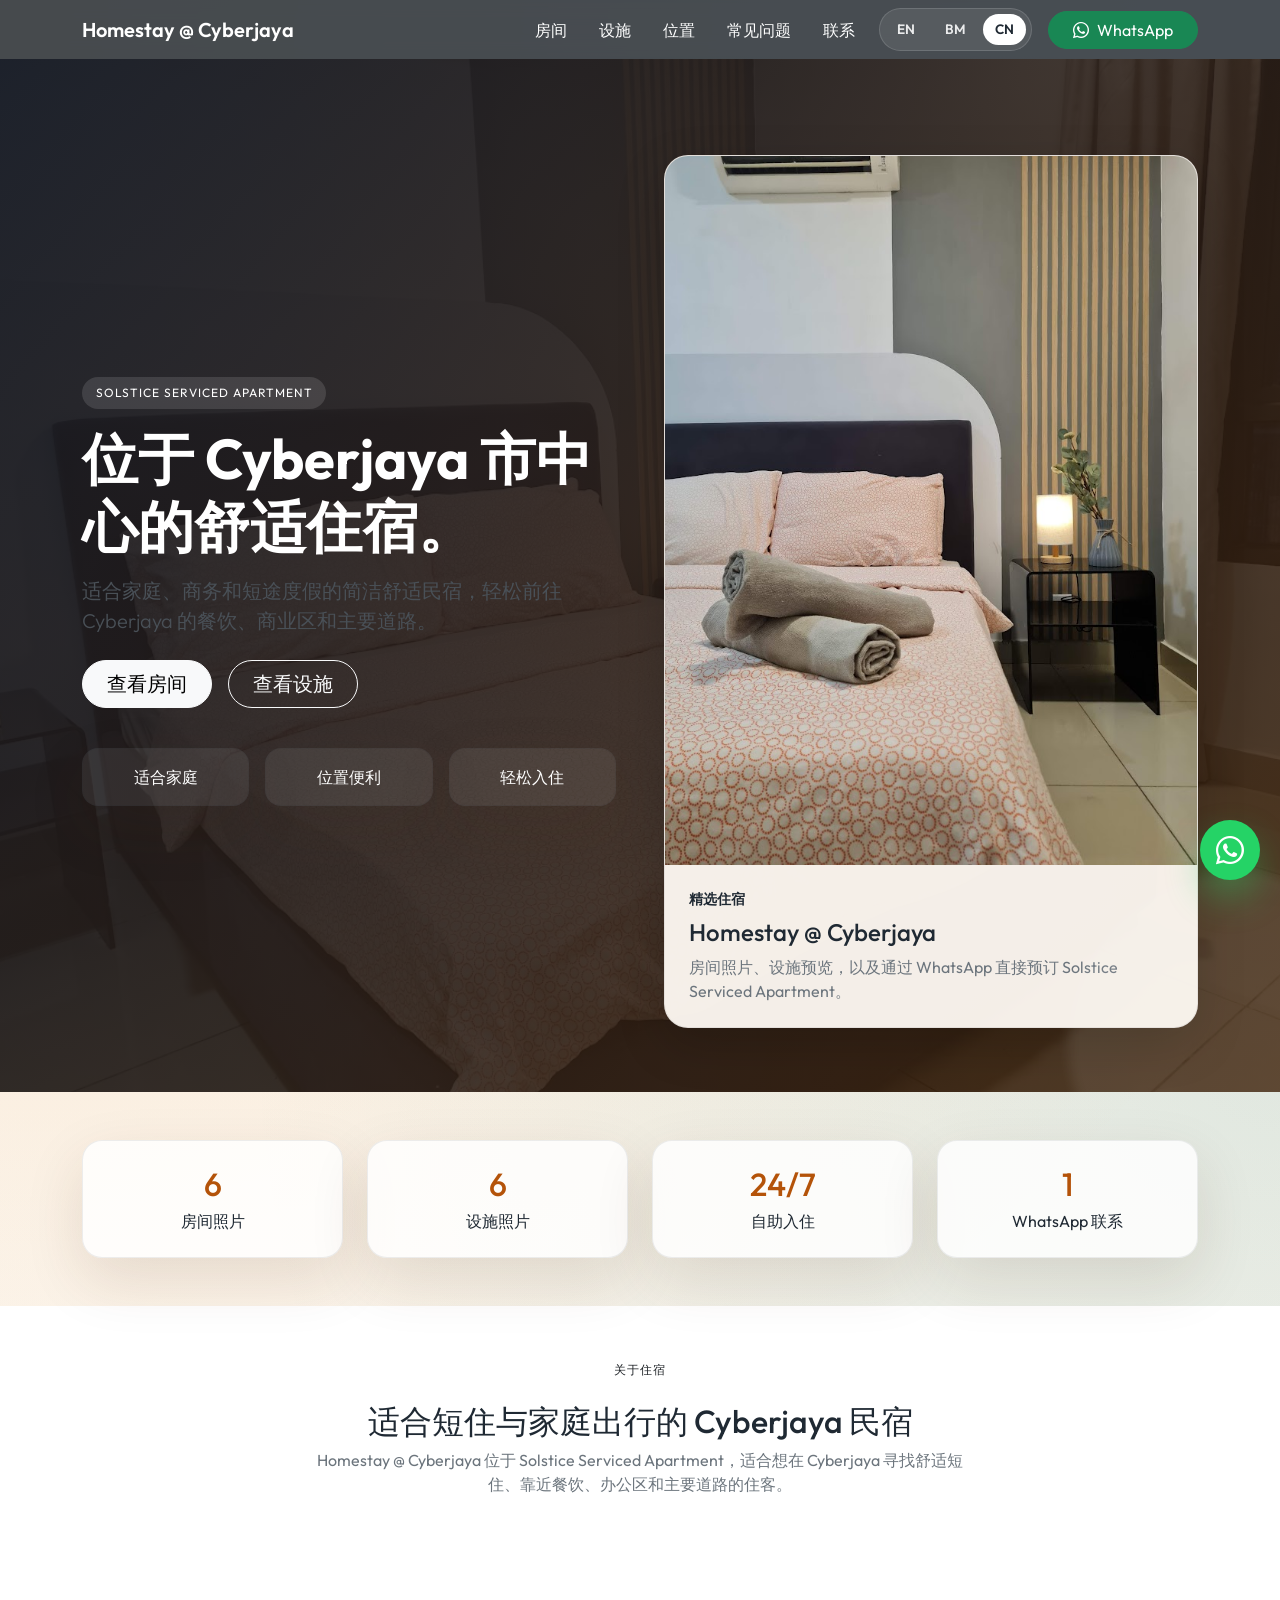
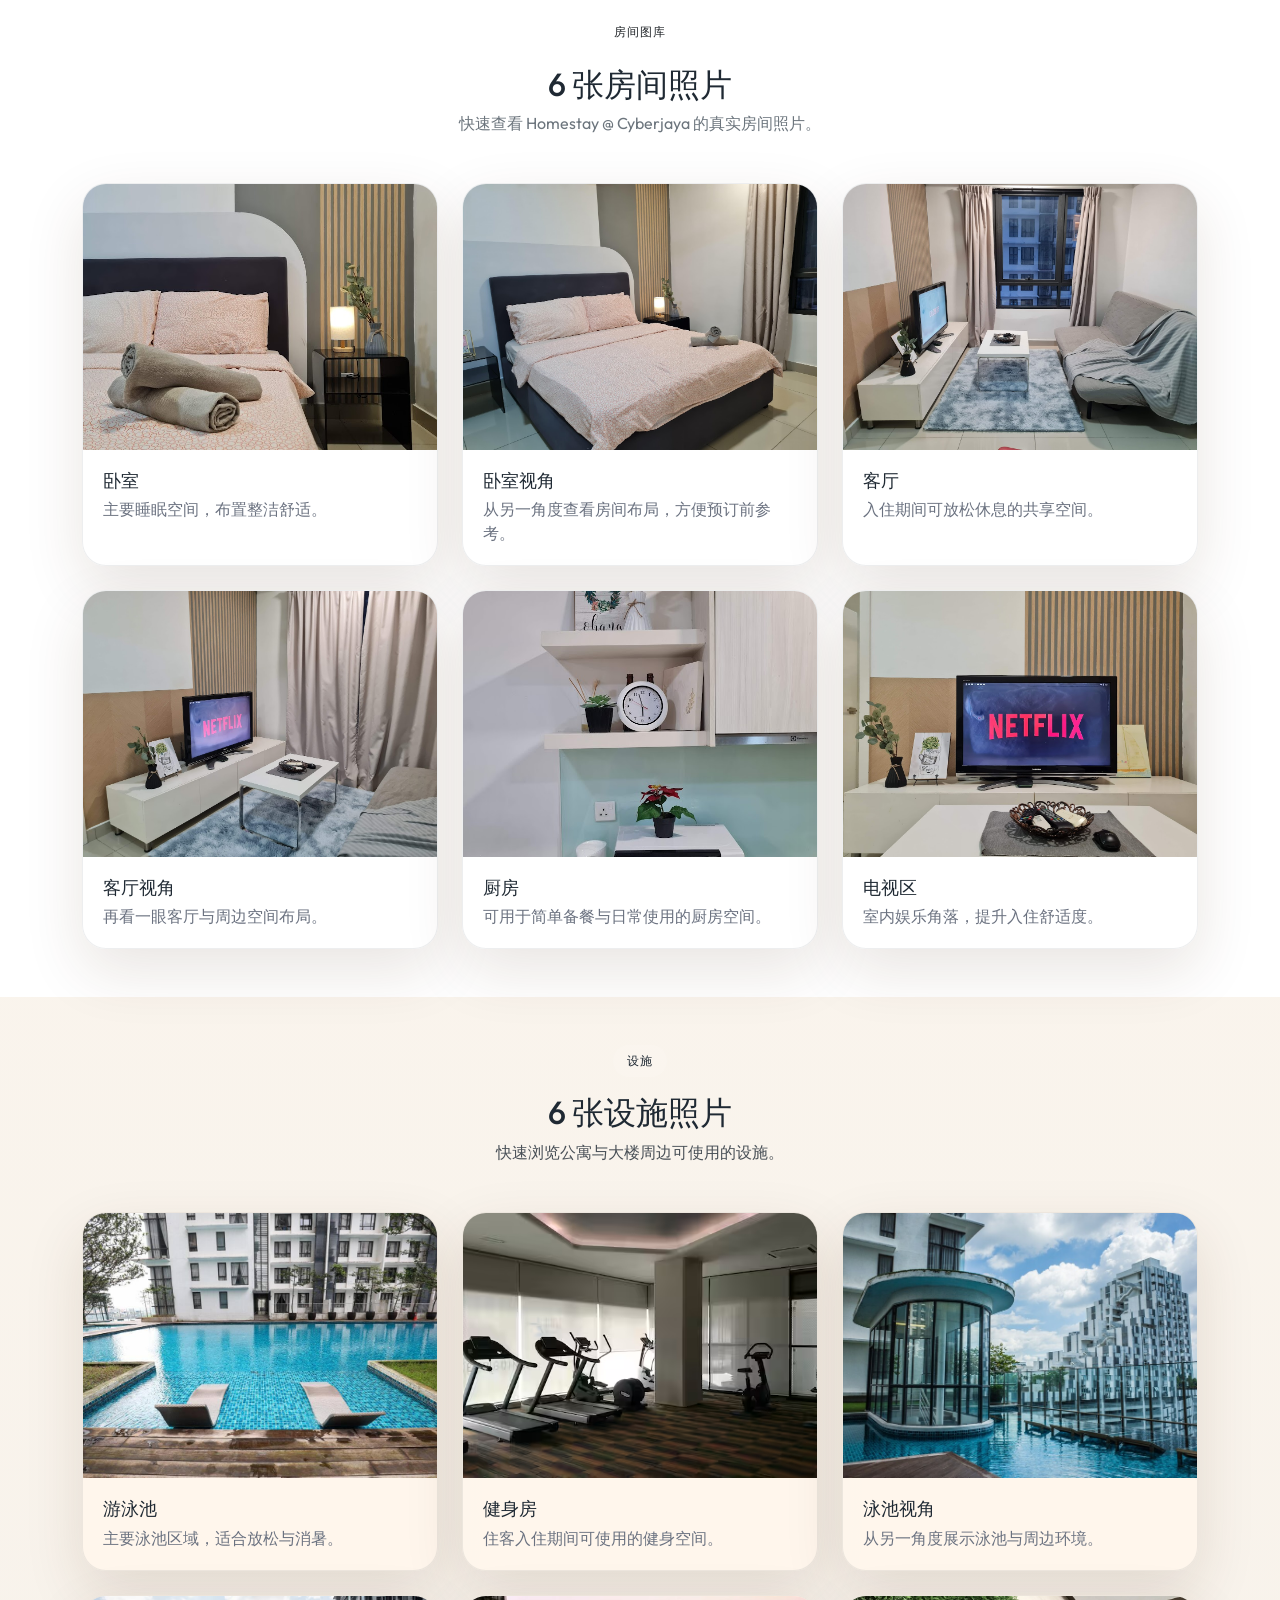
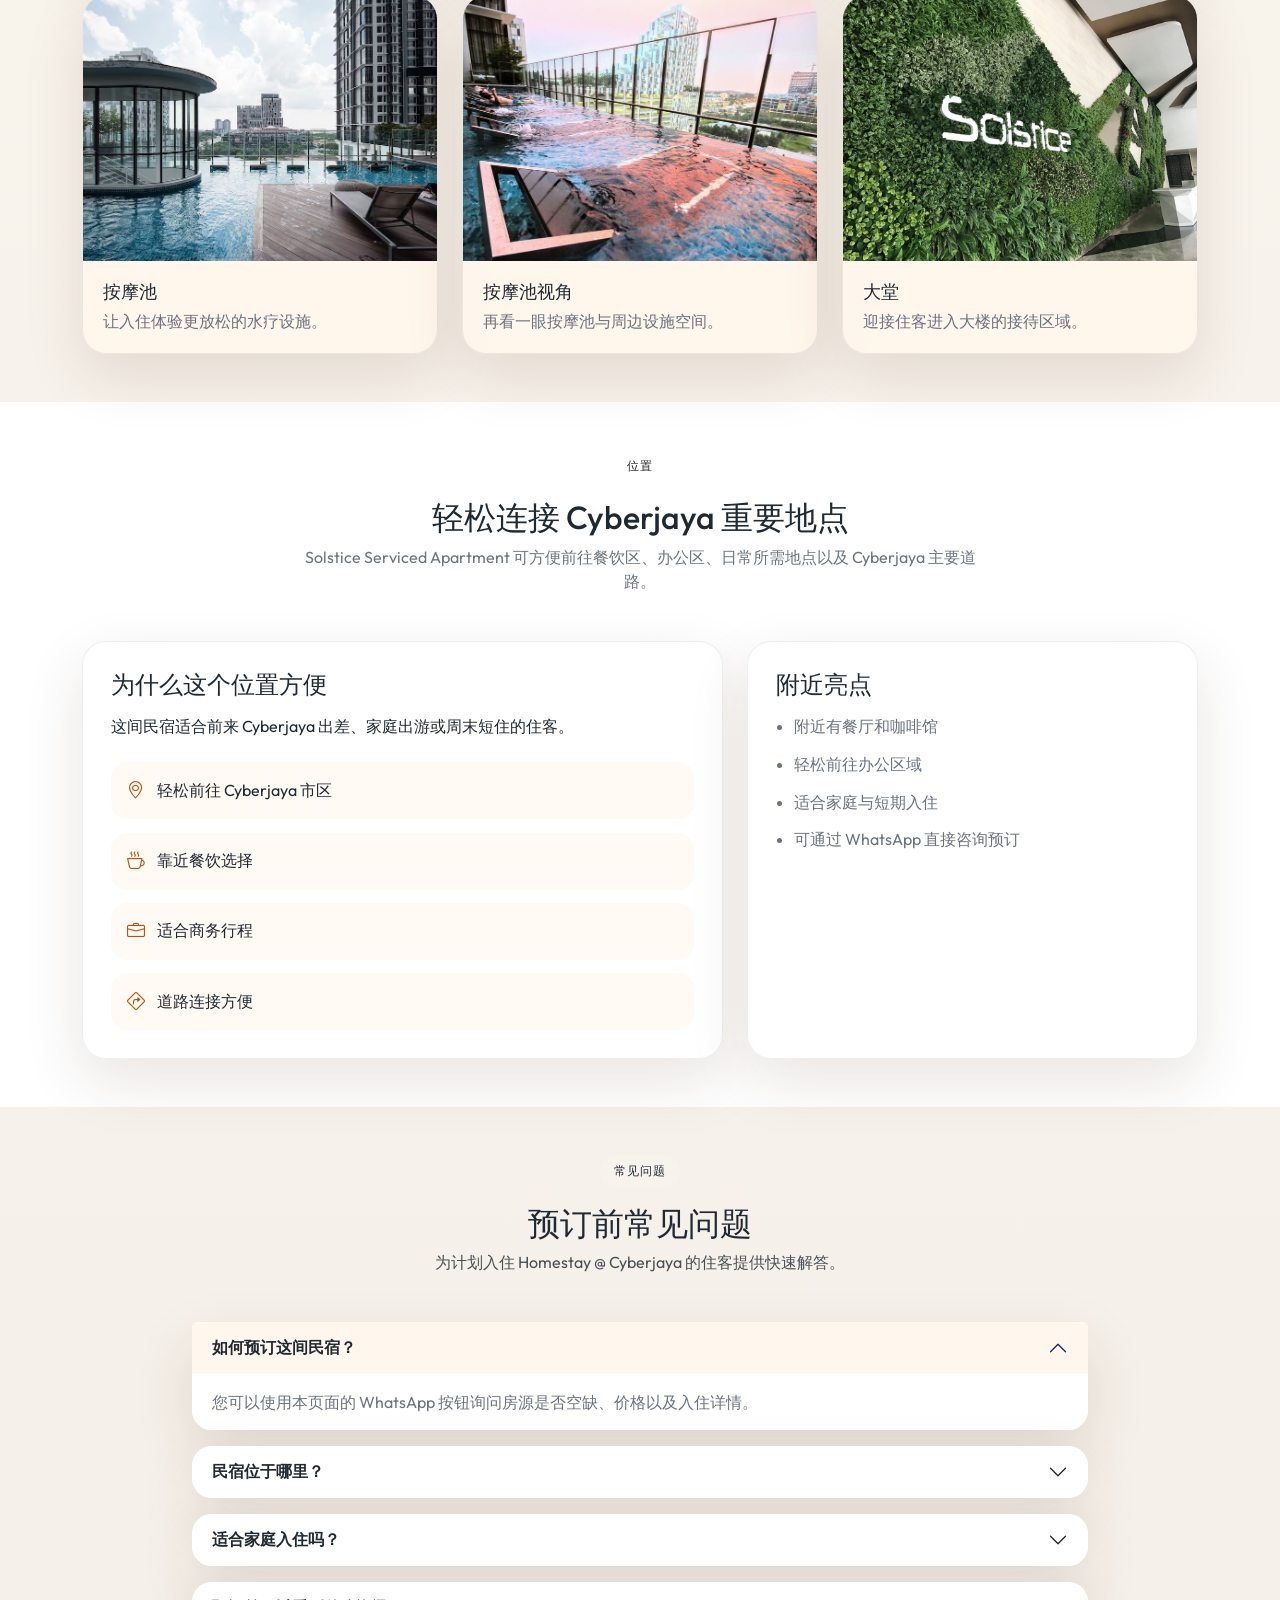
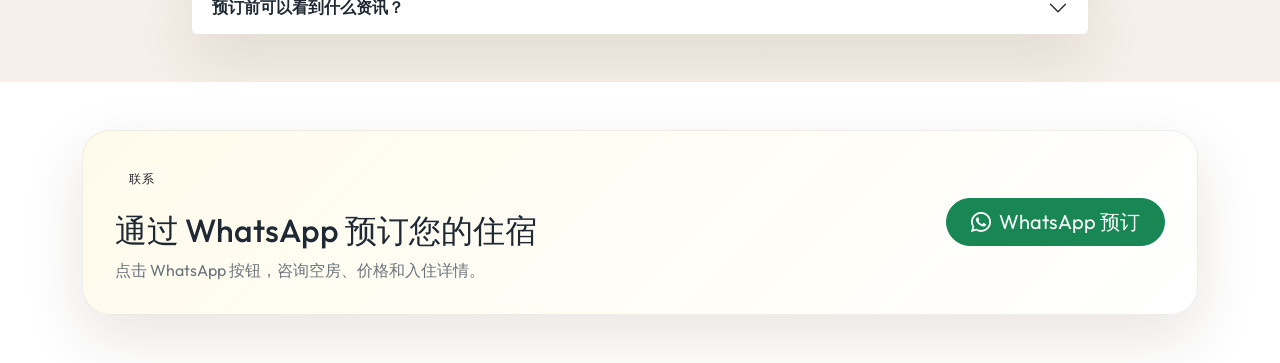
<file: cn.html>
<!doctype html>
<html lang="zh-CN">
<head>
  <meta charset="UTF-8">
  <meta name="viewport" content="width=device-width, initial-scale=1.0">
  <title>赛城民宿 Homestay @ Cyberjaya, Solstice Serviced Apartment</title>
  <meta name="description" content="位于 Solstice Serviced Apartment 的赛城民宿，提供房间照片、设施照片、位置介绍、常见问题与 WhatsApp 预订方式。">
  <meta name="robots" content="index, follow, max-image-preview:large">
  <meta name="keywords" content="Cyberjaya 民宿, Solstice Serviced Apartment, 赛城住宿, Cyberjaya 短租, 家庭住宿 Cyberjaya">
  <meta name="theme-color" content="#1f2933">
  <meta property="og:type" content="website">
  <meta property="og:title" content="赛城民宿 Homestay @ Cyberjaya, Solstice Serviced Apartment">
  <meta property="og:description" content="查看房间、设施、位置资讯，并通过 WhatsApp 直接预订 Cyberjaya 住宿。">
  <meta property="og:locale" content="zh_CN">
  <meta property="og:image" content="assets/images/rooms/room.jpg">
  <meta name="twitter:card" content="summary_large_image">
  <meta name="twitter:title" content="赛城民宿 Homestay @ Cyberjaya, Solstice Serviced Apartment">
  <meta name="twitter:description" content="赛城住宿的房间图库、设施介绍与 WhatsApp 预订方式。">
  <meta name="twitter:image" content="assets/images/rooms/room.jpg">
  <link rel="alternate" hreflang="en" href="index.html">
  <link rel="alternate" hreflang="ms" href="bm.html">
  <link rel="alternate" hreflang="zh" href="cn.html">
  <link rel="alternate" hreflang="x-default" href="index.html">
  <link rel="preconnect" href="https://fonts.googleapis.com">
  <link rel="preconnect" href="https://fonts.gstatic.com" crossorigin>
  <link rel="preload" as="image" href="assets/images/rooms/room.jpg">
  <link href="https://fonts.googleapis.com/css2?family=Outfit:wght@300;400;500;600;700&display=swap" rel="stylesheet">
  <link href="https://cdn.jsdelivr.net/npm/bootstrap@5.3.3/dist/css/bootstrap.min.css" rel="stylesheet" integrity="sha384-QWTKZyjpPEjISv5WaRU9OFeRpok6YctnYmDr5pNlyT2bRjXh0JMhjY6hW+ALEwIH" crossorigin="anonymous">
  <link rel="stylesheet" href="https://cdn.jsdelivr.net/npm/bootstrap-icons@1.11.3/font/bootstrap-icons.min.css">
  <link rel="stylesheet" href="assets/css/style.css">
  <script type="application/ld+json">
    {
      "@context": "https://schema.org",
      "@type": "LodgingBusiness",
      "name": "Homestay @ Cyberjaya",
      "description": "位于 Cyberjaya Solstice Serviced Apartment 的民宿，提供房间图库、设施介绍、位置资讯、常见问题和 WhatsApp 预订。",
      "image": "assets/images/rooms/room.jpg",
      "address": {
        "@type": "PostalAddress",
        "addressLocality": "Cyberjaya",
        "addressRegion": "Selangor",
        "addressCountry": "MY"
      }
    }
  </script>
  <script type="application/ld+json">
    {
      "@context": "https://schema.org",
      "@type": "FAQPage",
      "mainEntity": [
        {
          "@type": "Question",
          "name": "如何预订这间民宿？",
          "acceptedAnswer": {
            "@type": "Answer",
            "text": "您可以使用本页面的 WhatsApp 按钮询问房源是否空缺、价格以及入住详情。"
          }
        },
        {
          "@type": "Question",
          "name": "民宿位于哪里？",
          "acceptedAnswer": {
            "@type": "Answer",
            "text": "民宿位于 Cyberjaya 的 Solstice Serviced Apartment，附近有餐饮、办公区和主要道路。"
          }
        },
        {
          "@type": "Question",
          "name": "适合家庭入住吗？",
          "acceptedAnswer": {
            "@type": "Answer",
            "text": "适合。这间民宿适合家庭出游、短住和商务行程。"
          }
        },
        {
          "@type": "Question",
          "name": "预订前可以看到什么资讯？",
          "acceptedAnswer": {
            "@type": "Answer",
            "text": "您可以查看房间照片、设施照片、位置亮点和联系方式。"
          }
        }
      ]
    }
  </script>
</head>
<body>
  <nav class="navbar navbar-expand-lg navbar-dark site-nav sticky-top">
    <div class="container">
      <a class="navbar-brand fw-semibold" href="#home">Homestay @ Cyberjaya</a>
      <button class="navbar-toggler" type="button" data-bs-toggle="collapse" data-bs-target="#mainNav" aria-controls="mainNav" aria-expanded="false" aria-label="Toggle navigation">
        <span class="navbar-toggler-icon"></span>
      </button>
      <div class="collapse navbar-collapse" id="mainNav">
        <ul class="navbar-nav ms-auto align-items-lg-center gap-lg-3">
          <li class="nav-item"><a class="nav-link" href="#rooms">房间</a></li>
          <li class="nav-item"><a class="nav-link" href="#facilities">设施</a></li>
          <li class="nav-item"><a class="nav-link" href="#location">位置</a></li>
          <li class="nav-item"><a class="nav-link" href="#faq">常见问题</a></li>
          <li class="nav-item"><a class="nav-link" href="#contact">联系</a></li>
          <li class="nav-item">
            <div class="lang-switcher" aria-label="语言切换">
              <a class="lang-link" href="index.html">EN</a>
              <a class="lang-link" href="bm.html">BM</a>
              <a class="lang-link is-active" href="cn.html">CN</a>
            </div>
          </li>
          <li class="nav-item">
            <a class="btn btn-success rounded-pill px-4" href="https://wa.me/601157668633?text=Hi%2C%20I%20would%20like%20to%20inquiry%20regarding%20Homestay%20%40%20Cyberjaya" target="_blank" rel="noopener noreferrer">
              <i class="bi bi-whatsapp me-2"></i>WhatsApp
            </a>
          </li>
        </ul>
      </div>
    </div>
  </nav>

  <header class="hero-section" id="home">
    <div class="container">
      <div class="row align-items-center g-5">
        <div class="col-lg-6">
          <span class="eyebrow">Solstice Serviced Apartment</span>
          <h1 class="display-4 fw-bold mt-3">位于 Cyberjaya 市中心的舒适住宿。</h1>
          <p class="lead text-light-emphasis mt-3">适合家庭、商务和短途度假的简洁舒适民宿，轻松前往 Cyberjaya 的餐饮、商业区和主要道路。</p>
          <div class="d-flex flex-wrap gap-3 mt-4">
            <a class="btn btn-light btn-lg rounded-pill px-4" href="#rooms">查看房间</a>
            <a class="btn btn-outline-light btn-lg rounded-pill px-4" href="#facilities">查看设施</a>
          </div>
          <div class="hero-points row row-cols-1 row-cols-sm-3 g-3 mt-4">
            <div class="col"><div class="point-card">适合家庭</div></div>
            <div class="col"><div class="point-card">位置便利</div></div>
            <div class="col"><div class="point-card">轻松入住</div></div>
          </div>
        </div>
        <div class="col-lg-6">
          <div class="hero-card shadow-lg">
            <img src="assets/images/rooms/room.jpg" class="img-fluid" alt="位于 Solstice Serviced Apartment 的赛城民宿房间照片" fetchpriority="high">
            <div class="hero-card-body">
              <p class="mb-2 text-uppercase small fw-semibold">精选住宿</p>
              <h2 class="h4 mb-2">Homestay @ Cyberjaya</h2>
              <p class="mb-0 text-secondary">房间照片、设施预览，以及通过 WhatsApp 直接预订 Solstice Serviced Apartment。</p>
            </div>
          </div>
        </div>
      </div>
    </div>
  </header>

  <main>
    <section class="py-5 section-pad">
      <div class="container">
        <div class="row g-4 text-center stats-row">
          <div class="col-6 col-md-3"><div class="stat-card"><h3>6</h3><p class="mb-0">房间照片</p></div></div>
          <div class="col-6 col-md-3"><div class="stat-card"><h3>6</h3><p class="mb-0">设施照片</p></div></div>
          <div class="col-6 col-md-3"><div class="stat-card"><h3>24/7</h3><p class="mb-0">自助入住</p></div></div>
          <div class="col-6 col-md-3"><div class="stat-card"><h3>1</h3><p class="mb-0">WhatsApp 联系</p></div></div>
        </div>
      </div>
    </section>

    <section class="py-5 bg-white section-pad" id="about">
      <div class="container">
        <div class="section-heading mx-auto text-center mb-4">
          <span class="eyebrow text-dark">关于住宿</span>
          <h2 class="mt-3">适合短住与家庭出行的 Cyberjaya 民宿</h2>
          <p class="text-secondary mb-0">Homestay @ Cyberjaya 位于 Solstice Serviced Apartment，适合想在 Cyberjaya 寻找舒适短住、靠近餐饮、办公区和主要道路的住客。</p>
        </div>
      </div>
    </section>

    <section class="py-5 bg-white section-pad" id="rooms">
      <div class="container">
        <div class="section-heading text-center mx-auto mb-5">
          <span class="eyebrow text-dark">房间图库</span>
          <h2 class="mt-3">6 张房间照片</h2>
          <p class="text-secondary mb-0">快速查看 Homestay @ Cyberjaya 的真实房间照片。</p>
        </div>
        <div class="row g-4">
          <div class="col-sm-6 col-lg-4"><div class="gallery-card"><img src="assets/images/rooms/room.jpg" alt="赛城民宿卧室与室内空间照片" loading="lazy" decoding="async"><div class="gallery-card-body"><h3>卧室</h3><p>主要睡眠空间，布置整洁舒适。</p></div></div></div>
          <div class="col-sm-6 col-lg-4"><div class="gallery-card"><img src="assets/images/rooms/room-2.jpg" alt="Cyberjaya Solstice Serviced Apartment 房间另一角度" loading="lazy" decoding="async"><div class="gallery-card-body"><h3>卧室视角</h3><p>从另一角度查看房间布局，方便预订前参考。</p></div></div></div>
          <div class="col-sm-6 col-lg-4"><div class="gallery-card"><img src="assets/images/rooms/living.jpg" alt="Homestay Cyberjaya 室内空间照片" loading="lazy" decoding="async"><div class="gallery-card-body"><h3>客厅</h3><p>入住期间可放松休息的共享空间。</p></div></div></div>
          <div class="col-sm-6 col-lg-4"><div class="gallery-card"><img src="assets/images/rooms/living-2.jpg" alt="赛城民宿内部细节照片" loading="lazy" decoding="async"><div class="gallery-card-body"><h3>客厅视角</h3><p>再看一眼客厅与周边空间布局。</p></div></div></div>
          <div class="col-sm-6 col-lg-4"><div class="gallery-card"><img src="assets/images/rooms/kitchen.jpg" alt="Cyberjaya 民宿起居空间与设备照片" loading="lazy" decoding="async"><div class="gallery-card-body"><h3>厨房</h3><p>可用于简单备餐与日常使用的厨房空间。</p></div></div></div>
          <div class="col-sm-6 col-lg-4"><div class="gallery-card"><img src="assets/images/rooms/tv.jpg" alt="Solstice Serviced Apartment 民宿另一张室内照片" loading="lazy" decoding="async"><div class="gallery-card-body"><h3>电视区</h3><p>室内娱乐角落，提升入住舒适度。</p></div></div></div>
        </div>
      </div>
    </section>

    <section class="py-5 section-pad" id="facilities">
      <div class="container">
        <div class="section-heading text-center mx-auto mb-5">
          <span class="eyebrow">设施</span>
          <h2 class="mt-3">6 张设施照片</h2>
          <p class="text-light-emphasis mb-0">快速浏览公寓与大楼周边可使用的设施。</p>
        </div>
        <div class="row g-4">
          <div class="col-sm-6 col-lg-4"><div class="gallery-card facility-card"><img src="assets/images/facilities/pool.jpg" alt="Cyberjaya Solstice Serviced Apartment 设施照片" loading="lazy" decoding="async"><div class="gallery-card-body"><h3>游泳池</h3><p>主要泳池区域，适合放松与消暑。</p></div></div></div>
          <div class="col-sm-6 col-lg-4"><div class="gallery-card facility-card"><img src="assets/images/facilities/gym.avif" alt="Homestay Cyberjaya 附近共享设施区域" loading="lazy" decoding="async"><div class="gallery-card-body"><h3>健身房</h3><p>住客入住期间可使用的健身空间。</p></div></div></div>
          <div class="col-sm-6 col-lg-4"><div class="gallery-card facility-card"><img src="assets/images/facilities/pool-2.jpg" alt="Cyberjaya 公寓设施与环境照片" loading="lazy" decoding="async"><div class="gallery-card-body"><h3>泳池视角</h3><p>从另一角度展示泳池与周边环境。</p></div></div></div>
          <div class="col-sm-6 col-lg-4"><div class="gallery-card facility-card"><img src="assets/images/facilities/jacuzzi.jpg" alt="Solstice Serviced Apartment 公共空间照片" loading="lazy" decoding="async"><div class="gallery-card-body"><h3>按摩池</h3><p>让入住体验更放松的水疗设施。</p></div></div></div>
          <div class="col-sm-6 col-lg-4"><div class="gallery-card facility-card"><img src="assets/images/facilities/jacuzzi-2.jpg" alt="赛城民宿周边环境与设施照片" loading="lazy" decoding="async"><div class="gallery-card-body"><h3>按摩池视角</h3><p>再看一眼按摩池与周边设施空间。</p></div></div></div>
          <div class="col-sm-6 col-lg-4"><div class="gallery-card facility-card"><img src="assets/images/facilities/lobby.jpeg" alt="Homestay Cyberjaya 大楼设施预览照片" loading="lazy" decoding="async"><div class="gallery-card-body"><h3>大堂</h3><p>迎接住客进入大楼的接待区域。</p></div></div></div>
        </div>
      </div>
    </section>

    <section class="py-5 bg-white section-pad" id="location">
      <div class="container">
        <div class="section-heading text-center mx-auto mb-5">
          <span class="eyebrow text-dark">位置</span>
          <h2 class="mt-3">轻松连接 Cyberjaya 重要地点</h2>
          <p class="text-secondary mb-0">Solstice Serviced Apartment 可方便前往餐饮区、办公区、日常所需地点以及 Cyberjaya 主要道路。</p>
        </div>
        <div class="row g-4 align-items-stretch">
          <div class="col-lg-7">
            <div class="info-card h-100">
              <h3 class="h4 mb-3">为什么这个位置方便</h3>
              <p class="mb-0">这间民宿适合前来 Cyberjaya 出差、家庭出游或周末短住的住客。</p>
              <div class="location-grid mt-4">
                <div class="location-chip"><i class="bi bi-geo-alt"></i><span>轻松前往 Cyberjaya 市区</span></div>
                <div class="location-chip"><i class="bi bi-cup-hot"></i><span>靠近餐饮选择</span></div>
                <div class="location-chip"><i class="bi bi-briefcase"></i><span>适合商务行程</span></div>
                <div class="location-chip"><i class="bi bi-sign-turn-right"></i><span>道路连接方便</span></div>
              </div>
            </div>
          </div>
          <div class="col-lg-5">
            <div class="info-card h-100">
              <h3 class="h4 mb-3">附近亮点</h3>
              <ul class="feature-list mb-0">
                <li>附近有餐厅和咖啡馆</li>
                <li>轻松前往办公区域</li>
                <li>适合家庭与短期入住</li>
                <li>可通过 WhatsApp 直接咨询预订</li>
              </ul>
            </div>
          </div>
        </div>
      </div>
    </section>

    <section class="py-5 section-pad" id="faq">
      <div class="container">
        <div class="section-heading text-center mx-auto mb-5">
          <span class="eyebrow">常见问题</span>
          <h2 class="mt-3">预订前常见问题</h2>
          <p class="text-light-emphasis mb-0">为计划入住 Homestay @ Cyberjaya 的住客提供快速解答。</p>
        </div>
        <div class="faq-wrap mx-auto">
          <div class="accordion" id="faqAccordion">
            <div class="accordion-item faq-item"><h3 class="accordion-header"><button class="accordion-button" type="button" data-bs-toggle="collapse" data-bs-target="#faqOne" aria-expanded="true" aria-controls="faqOne">如何预订这间民宿？</button></h3><div id="faqOne" class="accordion-collapse collapse show" data-bs-parent="#faqAccordion"><div class="accordion-body">您可以使用本页面的 WhatsApp 按钮询问房源是否空缺、价格以及入住详情。</div></div></div>
            <div class="accordion-item faq-item"><h3 class="accordion-header"><button class="accordion-button collapsed" type="button" data-bs-toggle="collapse" data-bs-target="#faqTwo" aria-expanded="false" aria-controls="faqTwo">民宿位于哪里？</button></h3><div id="faqTwo" class="accordion-collapse collapse" data-bs-parent="#faqAccordion"><div class="accordion-body">民宿位于 Cyberjaya 的 Solstice Serviced Apartment，附近有餐饮、办公区和主要道路。</div></div></div>
            <div class="accordion-item faq-item"><h3 class="accordion-header"><button class="accordion-button collapsed" type="button" data-bs-toggle="collapse" data-bs-target="#faqThree" aria-expanded="false" aria-controls="faqThree">适合家庭入住吗？</button></h3><div id="faqThree" class="accordion-collapse collapse" data-bs-parent="#faqAccordion"><div class="accordion-body">适合。这间民宿适合家庭出游、短住和商务行程。</div></div></div>
            <div class="accordion-item faq-item"><h3 class="accordion-header"><button class="accordion-button collapsed" type="button" data-bs-toggle="collapse" data-bs-target="#faqFour" aria-expanded="false" aria-controls="faqFour">预订前可以看到什么资讯？</button></h3><div id="faqFour" class="accordion-collapse collapse" data-bs-parent="#faqAccordion"><div class="accordion-body">您可以查看房间照片、设施照片、位置亮点和联系方式。</div></div></div>
          </div>
        </div>
      </div>
    </section>

    <section class="py-5 bg-white section-pad" id="contact">
      <div class="container">
        <div class="contact-card">
          <div class="row align-items-center g-4">
            <div class="col-lg-8">
              <span class="eyebrow text-dark">联系</span>
              <h2 class="mt-3">通过 WhatsApp 预订您的住宿</h2>
              <p class="text-secondary mb-0">点击 WhatsApp 按钮，咨询空房、价格和入住详情。</p>
            </div>
            <div class="col-lg-4 text-lg-end">
              <a class="btn btn-success btn-lg rounded-pill px-4" href="https://wa.me/601157668633?text=Hi%2C%20I%20would%20like%20to%20inquiry%20regarding%20Homestay%20%40%20Cyberjaya" target="_blank" rel="noopener noreferrer">
                <i class="bi bi-whatsapp me-2"></i>WhatsApp 预订
              </a>
            </div>
          </div>
        </div>
      </div>
    </section>
  </main>

  <a class="floating-whatsapp" href="https://wa.me/601157668633?text=Hi%2C%20I%20would%20like%20to%20inquiry%20regarding%20Homestay%20%40%20Cyberjaya" target="_blank" rel="noopener noreferrer" aria-label="通过 WhatsApp 联系">
    <i class="bi bi-whatsapp"></i>
  </a>

  <script src="https://cdn.jsdelivr.net/npm/bootstrap@5.3.3/dist/js/bootstrap.bundle.min.js" integrity="sha384-YvpcrYf0tY3lHB60NNkmXc5s9fDVZLESaAA55NDzOxhy9GkcIdslK1eN7N6jIeHz" crossorigin="anonymous"></script>
</body>
</html>
</file>
<file: assets/css/style.css>
:root {
  --bg: #f4efe8;
  --bg-soft: #fffaf4;
  --text: #1f2933;
  --muted: #6b7280;
  --accent: #d97706;
  --accent-dark: #b45309;
  --card: rgba(255, 255, 255, 0.82);
  --line: rgba(31, 41, 51, 0.08);
  --shadow: 0 22px 60px rgba(70, 43, 16, 0.12);
}

body {
  font-family: "Outfit", sans-serif;
  color: var(--text);
  background:
    radial-gradient(circle at top left, rgba(217, 119, 6, 0.18), transparent 30%),
    radial-gradient(circle at right 20%, rgba(15, 118, 110, 0.12), transparent 24%),
    linear-gradient(180deg, #fff9f1 0%, var(--bg) 100%);
}

.site-nav {
  background: rgba(31, 41, 51, 0.82);
  backdrop-filter: blur(10px);
}

.navbar-brand,
.nav-link {
  color: #fff !important;
}

.lang-switcher {
  display: inline-flex;
  align-items: center;
  gap: 0.35rem;
  padding: 0.3rem;
  border: 1px solid rgba(255, 255, 255, 0.14);
  border-radius: 999px;
  background: rgba(255, 255, 255, 0.08);
}

.lang-link {
  display: inline-flex;
  align-items: center;
  justify-content: center;
  min-width: 2.5rem;
  padding: 0.35rem 0.75rem;
  border-radius: 999px;
  color: rgba(255, 255, 255, 0.88);
  text-decoration: none;
  font-size: 0.85rem;
  font-weight: 600;
}

.lang-link:hover {
  color: #fff;
  background: rgba(255, 255, 255, 0.12);
}

.lang-link.is-active {
  color: var(--text);
  background: #fff;
}

.hero-section {
  position: relative;
  padding: 6rem 0 4rem;
  color: #fff;
  background:
    linear-gradient(135deg, rgba(20, 24, 34, 0.94), rgba(64, 36, 13, 0.82)),
    url("../images/rooms/room-2.jpg") center/cover no-repeat;
  overflow: hidden;
}

.hero-section::after {
  content: "";
  position: absolute;
  inset: auto -10% -120px auto;
  width: 340px;
  height: 340px;
  border-radius: 50%;
  background: rgba(255, 255, 255, 0.08);
  filter: blur(6px);
}

.eyebrow {
  display: inline-block;
  padding: 0.45rem 0.85rem;
  border-radius: 999px;
  background: rgba(255, 255, 255, 0.12);
  letter-spacing: 0.08em;
  font-size: 0.75rem;
  text-transform: uppercase;
}

.hero-card,
.gallery-card,
.contact-card,
.stat-card,
.point-card {
  border: 1px solid var(--line);
  box-shadow: var(--shadow);
}

.hero-card {
  background: rgba(255, 250, 244, 0.95);
  border-radius: 1.5rem;
  overflow: hidden;
}

.hero-card img {
  display: block;
  width: 100%;
  height: auto;
}

.hero-card-body {
  padding: 1.5rem;
  color: var(--text);
}

.hero-translation {
  margin-top: 0.75rem;
  font-size: 1.1rem;
  font-weight: 500;
  color: rgba(255, 255, 255, 0.84);
}

.bilingual-copy,
.section-translation {
  font-size: 0.98rem;
}

.bilingual-copy {
  color: rgba(255, 255, 255, 0.78);
}

.section-translation {
  margin-bottom: 0.75rem;
  color: var(--accent-dark);
  font-weight: 500;
}

.hero-points .point-card {
  padding: 1rem;
  border-radius: 1rem;
  background: rgba(255, 255, 255, 0.08);
  text-align: center;
  font-weight: 500;
}

.section-pad {
  padding-top: 1rem;
  padding-bottom: 1rem;
}

.section-heading {
  max-width: 42rem;
}

.stat-card {
  height: 100%;
  padding: 1.5rem;
  border-radius: 1.25rem;
  background: var(--card);
}

.stat-card h3 {
  font-size: 2rem;
  margin-bottom: 0.35rem;
  color: var(--accent-dark);
}

.gallery-card {
  height: 100%;
  overflow: hidden;
  border-radius: 1.5rem;
  background: rgba(255, 255, 255, 0.92);
  transition: transform 0.25s ease, box-shadow 0.25s ease;
}

.gallery-card:hover {
  transform: translateY(-6px);
  box-shadow: 0 28px 60px rgba(31, 41, 51, 0.16);
}

.gallery-card img {
  width: 100%;
  display: block;
  aspect-ratio: 4 / 3;
  object-fit: cover;
}

.gallery-card-body {
  padding: 1.25rem;
}

.gallery-card-body h3 {
  font-size: 1.1rem;
  margin-bottom: 0.4rem;
}

.gallery-card-body p {
  margin-bottom: 0;
  color: var(--muted);
}

.facility-card {
  background: rgba(255, 247, 237, 0.9);
}

.contact-card {
  padding: 2rem;
  border-radius: 1.75rem;
  background:
    linear-gradient(135deg, rgba(255, 251, 235, 0.98), rgba(255, 255, 255, 0.94));
}

.info-card,
.faq-item {
  border: 1px solid var(--line);
  box-shadow: var(--shadow);
}

.info-card {
  padding: 1.75rem;
  border-radius: 1.5rem;
  background: rgba(255, 255, 255, 0.94);
}

.location-grid {
  display: grid;
  gap: 0.85rem;
}

.location-chip {
  display: flex;
  align-items: flex-start;
  gap: 0.75rem;
  padding: 0.95rem 1rem;
  border-radius: 1rem;
  background: var(--bg-soft);
  color: var(--text);
}

.location-chip i {
  color: var(--accent-dark);
  font-size: 1.1rem;
}

.feature-list {
  padding-left: 1.1rem;
  color: var(--muted);
}

.feature-list li + li {
  margin-top: 0.85rem;
}

.faq-wrap {
  max-width: 56rem;
}

.faq-item {
  overflow: hidden;
  border-radius: 1.25rem;
  background: rgba(255, 255, 255, 0.92);
}

.faq-item + .faq-item {
  margin-top: 1rem;
}

.accordion-item {
  border: 0;
}

.accordion-button {
  font-weight: 600;
  color: var(--text);
  background: rgba(255, 255, 255, 0.92);
}

.accordion-button:not(.collapsed) {
  color: var(--text);
  background: rgba(255, 247, 237, 0.96);
  box-shadow: none;
}

.accordion-button:focus {
  border-color: rgba(217, 119, 6, 0.35);
  box-shadow: 0 0 0 0.2rem rgba(217, 119, 6, 0.18);
}

.accordion-body {
  color: var(--muted);
  background: rgba(255, 255, 255, 0.96);
}

.floating-whatsapp {
  position: fixed;
  right: 1.25rem;
  bottom: 1.25rem;
  width: 60px;
  height: 60px;
  display: inline-flex;
  align-items: center;
  justify-content: center;
  border-radius: 50%;
  background: #25d366;
  color: #fff;
  font-size: 1.75rem;
  text-decoration: none;
  box-shadow: 0 18px 35px rgba(37, 211, 102, 0.35);
  z-index: 1050;
}

.floating-whatsapp:hover {
  color: #fff;
  background: #1ea952;
}

@media (max-width: 991.98px) {
  .hero-section {
    padding-top: 4.5rem;
  }

  .lang-switcher {
    margin: 0.4rem 0 0.2rem;
  }
}

@media (max-width: 575.98px) {
  .hero-section {
    padding-bottom: 3rem;
  }

  .contact-card,
  .info-card,
  .stat-card,
  .hero-card-body,
  .gallery-card-body {
    padding: 1.1rem;
  }

  .floating-whatsapp {
    right: 1rem;
    bottom: 1rem;
    width: 56px;
    height: 56px;
  }
}
</file>
